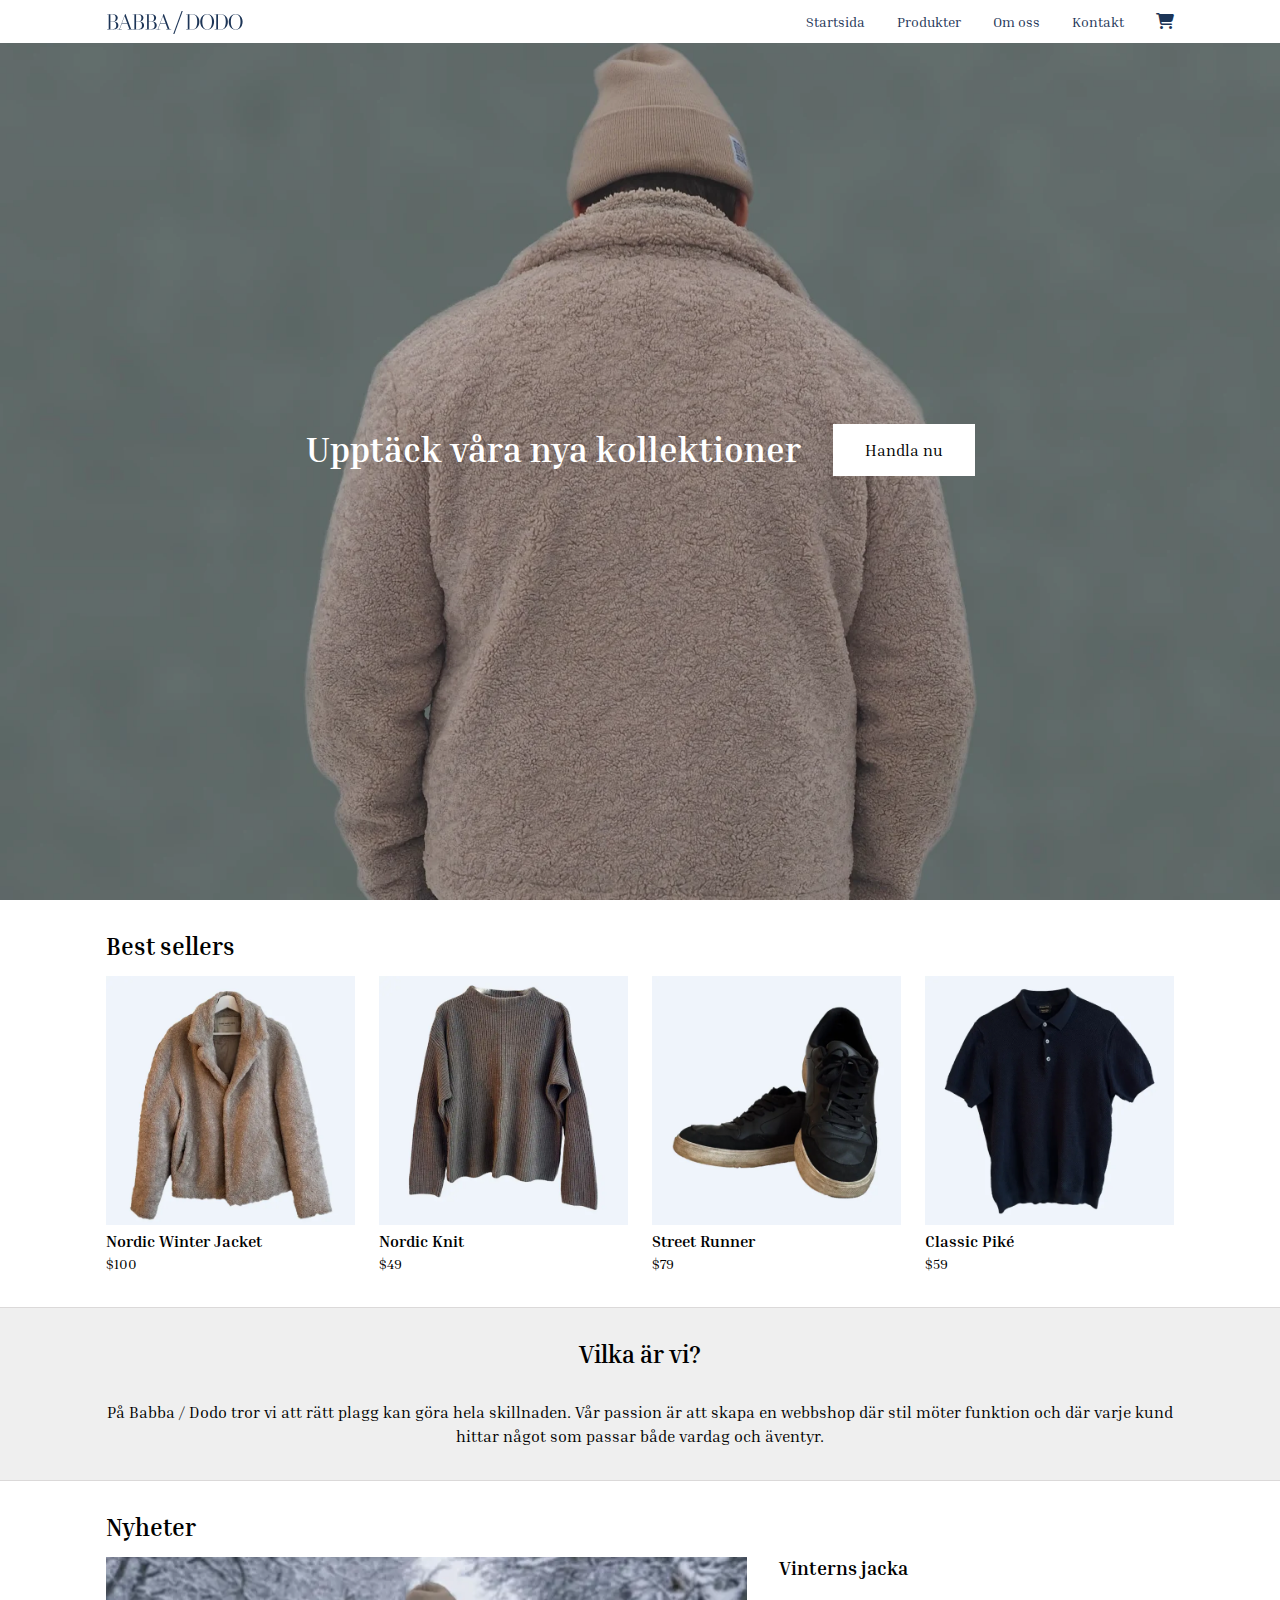
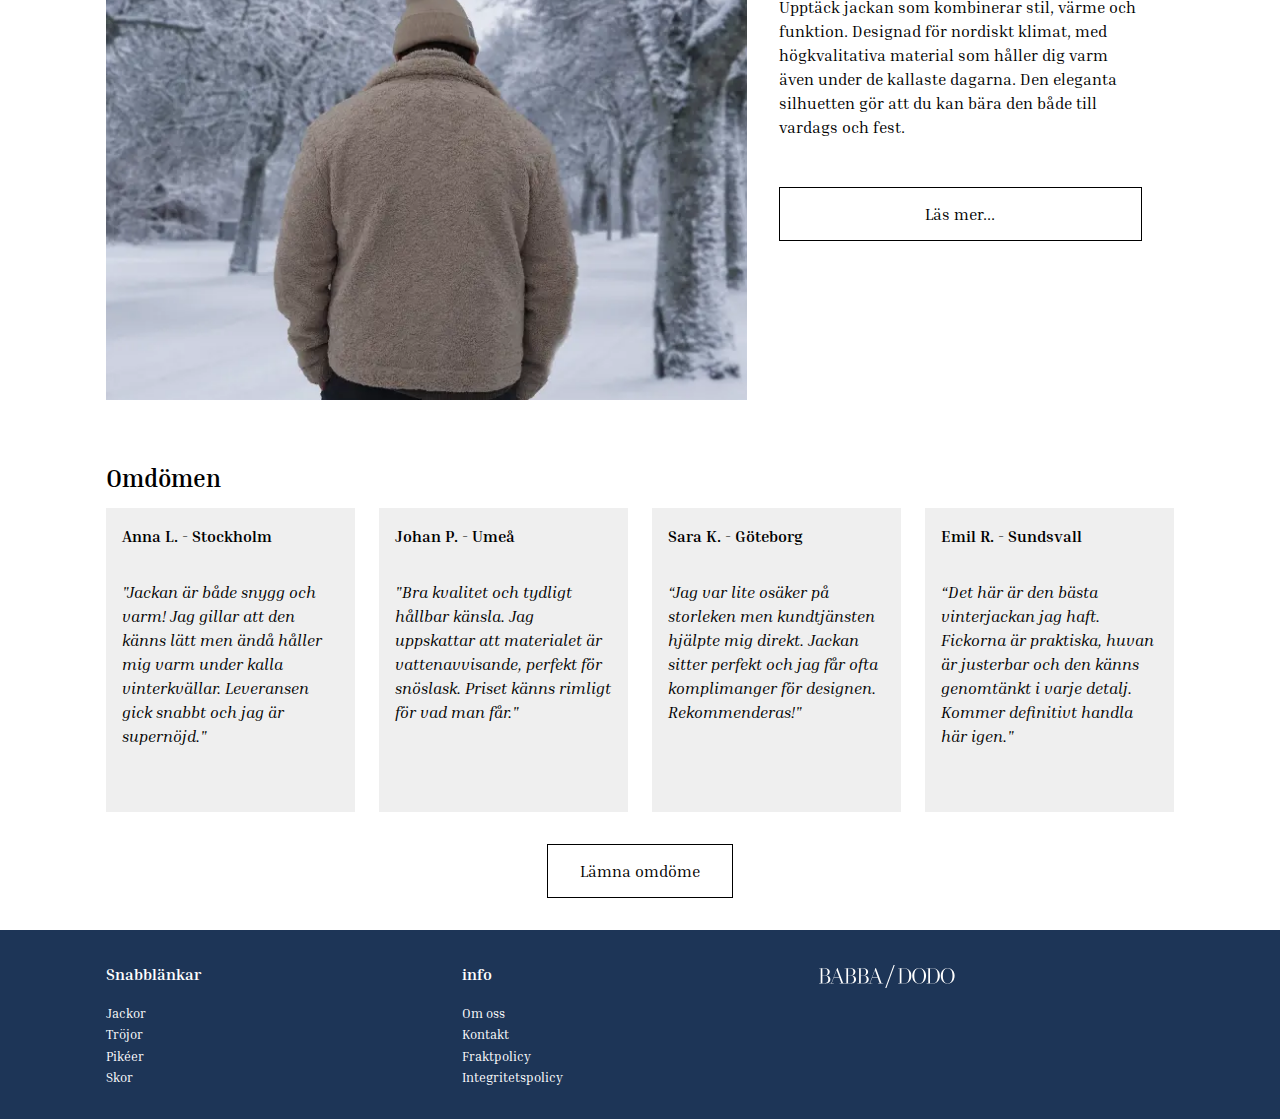
<file: index.html>
<!DOCTYPE html>
<html lang="sv">
<head>
    <meta charset="UTF-8">
    <meta name="viewport" content="width=device-width, initial-scale=1.0">
    <title>Babba & dodo</title>
    <link rel="stylesheet" href="css/style.css">
    <link rel="icon" type="image/png" sizes="16x16" href="assets/icons/favicon-16x16.png">
    <link rel="icon" type="image/png" sizes="32x32" href="assets/icons/favicon-32x32.png">
    <link rel="preconnect" href="https://fonts.googleapis.com">
    <link rel="preconnect" href="https://fonts.gstatic.com" crossorigin>
    <link href="https://fonts.googleapis.com/css2?family=Inria+Serif:ital,wght@0,300;0,400;0,700;1,300;1,400;1,700&display=swap" rel="stylesheet">
    <link rel="stylesheet" href="https://cdnjs.cloudflare.com/ajax/libs/font-awesome/6.5.0/css/all.min.css">
    <script src="js/main.js" defer></script>
</head>
<body>
    <header class="site-header">
        <div class="container">
            <a href="index.html">
                <img class="header-logo" src="assets/icons/logotype.svg" alt="Babba & dodo logotype">
            </a>

            <div class="nav-actions">
                <nav class="main-nav">
                    <ul>
                        <li>
                            <a href="index.html">Startsida</a>
                        </li>
                        <li>
                            <a href="products.html">Produkter</a>
                        </li>
                        <li>
                            <a href="about.html">Om oss</a>
                        </li>
                        <li>
                            <a href="contact.html">Kontakt</a>
                        </li>
                    </ul>
                </nav>

                <a href="cart.html" aria-label="Varukorg">
                    <i class="fa-solid fa-cart-shopping" ></i>
                </a>
                <button class="hamburger" aria-label="Öppna meny" aria-expanded="false">
                    <i class="fa-solid fa-bars"></i>
                </button>
            </div>
        </div>
    </header>
    <nav class="mobile-menu">
        <div class="meny-wrap">
            <p class="text-subhdg">Meny</p>
            <button class="close-menu" aria-label="Stäng meny">
                <i class="fa-solid fa-xmark"></i>
            </button>
            
        </div>
        
        <ul>
            <li><a href="index.html">Startsida</a></li>
            <li><a href="products.html">Produkter</a></li>
            <li><a href="about.html">Om oss</a></li>
            <li><a href="contact.html">Kontakt</a></li>
        </ul>
    </nav>

    <main>
        <section class="banner">
            <div class="container">
                <h1 class="text-hdg banner-header">Upptäck våra nya kollektioner</h1>
                <a href="products.html" class="btn btn-secondary">Handla nu</a>
            </div>
        </section>
        <section class="best-sellers">
            <div class="container">
                <h2 class="sub-hdg">
                    Best sellers
                </h2>
                <div class="grid">
                    <a href="product-1.html">
                        <div class="product-card">
                            <picture>
                                <source srcset="assets/products/1/p01-thumbnail-01.webp" type="image/webp">
                                <img src="assets/products/1/p01-thumbnail-01.jpg" alt="Vinterjacka i ljuspälstyg" loading="lazy">
                            </picture>
                            <h3 class="text-md">Nordic Winter Jacket</h3>
                            <p class="text-sm">$100</p>
                        </div>
                    </a>
                    <a href="product-2.html">
                        <div class="product-card">
                            <picture>
                                <source srcset="assets/products/2/p02-thumbnail-01.webp" type="image/webp">
                                <img src="assets/products/2/p02-thumbnail-01.jpg" alt="Mörkgrå tröja med grovt stickat mönster" loading="lazy">
                            </picture>
                            <h3 class="text-md">Nordic Knit</h3>
                            <p class="text-sm">$49</p>
                        </div>
                    </a>
                    <a href="product-4.html">
                        <div class="product-card">
                            <picture>
                                <source srcset="assets/products/4/p04-thumbnail-01.webp" type="image/webp">
                                <img src="assets/products/4/p04-thumbnail-01.jpg" alt="Svarta sneakers i läder och vit sula" loading="lazy">
                            </picture>
                            <h3 class="text-md">Street Runner</h3>
                            <p class="text-sm">$79</p>
                        </div>
                    </a>
                    <a href="product-5.html">
                        <div class="product-card">
                            <picture>
                                <source srcset="assets/products/5/p05-thumbnail-01.webp">
                                <img src="assets/products/5/p5-thumbnail-01.jpg" alt="Mörkblå stickad piké" loading="lazy">
                            </picture>
                            <h3 class="text-md">Classic Piké</h3>
                            <p class="text-sm">$59</p>
                        </div>
                    </a>
                    
                </div>
            </div>
        </section>
        <section class="site-intro">
            <div class="container">
                <h2 class="sub-hdg">Vilka är vi?</h2>
                <p class="text-md">
                   På Babba / Dodo tror vi att rätt plagg kan göra hela skillnaden. Vår passion är att skapa en webbshop där stil möter funktion och där varje kund hittar något som passar både vardag och äventyr.
                </p>
            </div>
        </section>

        <section class="news">
            <div class="container">
                <h2 class="sub-hdg">Nyheter</h2>
                <div class="news-box">
                    <picture>
                        <source srcset="assets/products/product-show.webp" type="image/webp">
                        <img src="assets/products/product-show.jpg" alt="person i vit pälsjacka ute i en park med snö" loading="lazy">
                    </picture>
                    <div class="news-text">
                        <h3 class="sub-hdg">Vinterns jacka</h3>
                        <p class="text-md">Upptäck jackan som kombinerar stil, värme och funktion. 
                            Designad för nordiskt klimat, med högkvalitativa material som håller dig 
                            varm även under de kallaste dagarna. Den eleganta silhuetten gör att du 
                            kan bära den både till vardags och fest.
                        </p>
                        <button class="btn btn-secondary">Läs mer...</button>
                    </div>
                </div> 
            </div>
        </section>
        
        <section class="reviews">
            <div class="container">
                <h2 class="subhdg">Omdömen</h2>
                <div class="grid">
                    <div class="review-card">
                        <h3 class="text-md">Anna L. - Stockholm</h3>
                        <p class="text-md">"Jackan är både snygg och varm! Jag gillar att den känns lätt men ändå håller mig varm under kalla vinterkvällar. Leveransen gick snabbt och jag är supernöjd."</p>
                    </div>
                    <div class="review-card">
                        <h3 class="text-md">Johan P. - Umeå</h3>
                        <p class="text-md">"Bra kvalitet och tydligt hållbar känsla. Jag uppskattar att materialet är vattenavvisande, perfekt för snöslask. Priset känns rimligt för vad man får."</p>
                    </div>
                    <div class="review-card">
                        <h3 class="text-md">Sara K. - Göteborg</h3>
                        <p class="text-md">“Jag var lite osäker på storleken men kundtjänsten hjälpte mig direkt. Jackan sitter perfekt och jag får ofta komplimanger för designen. Rekommenderas!"</p>
                    </div>
                    <div class="review-card">
                        <h3 class="text-md">Emil R. - Sundsvall</h3>
                        <p class="text-md">“Det här är den bästa vinterjackan jag haft. Fickorna är praktiska, huvan är justerbar och den känns genomtänkt i varje detalj. Kommer definitivt handla här igen."</p>
                    </div>
                </div>
                <div class="btn-wrapper">
                    <button class="btn btn-secondary btn-review" id="btn-review">Lämna omdöme</button>
                </div>
                
            </div>
        </section>
    </main>
    <footer class="site-footer">
        <div class="container">
            <div class="footer-grid">
                <div class="footer-col">
                    <h3 class="text-md">Snabblänkar</h3>
                    <ul>
                        <li><a href="products.html#short-cut-jackets">Jackor</a></li>
                        <li><a href="products.html#short-cut-longshirts">Tröjor</a></li>
                        <li><a href="products.html#short-cut-shirts">Pikéer</a></li>
                        <li><a href="products.html#short-cut-shoes">Skor</a></li>
                    </ul>
                </div>

                <div class="footer-col">
                    <h3 class="text-md">info</h3>
                    <ul>
                        <li><a href="about.html">Om oss</a></li>
                        <li><a href="contact.html">Kontakt</a></li>
                        <li><a href="policy.html">Fraktpolicy</a></li>
                        <li><a href="policy.html">Integritetspolicy</a></li>
                    </ul>
                </div>
                <div class="footer-col">
                    <img class="footer-logo" src="assets/icons/logotype-white.svg" alt="Babba & dodo logotype">
                </div>
            </div>
        </div>

    </footer>
    
</body>
</html>
</file>
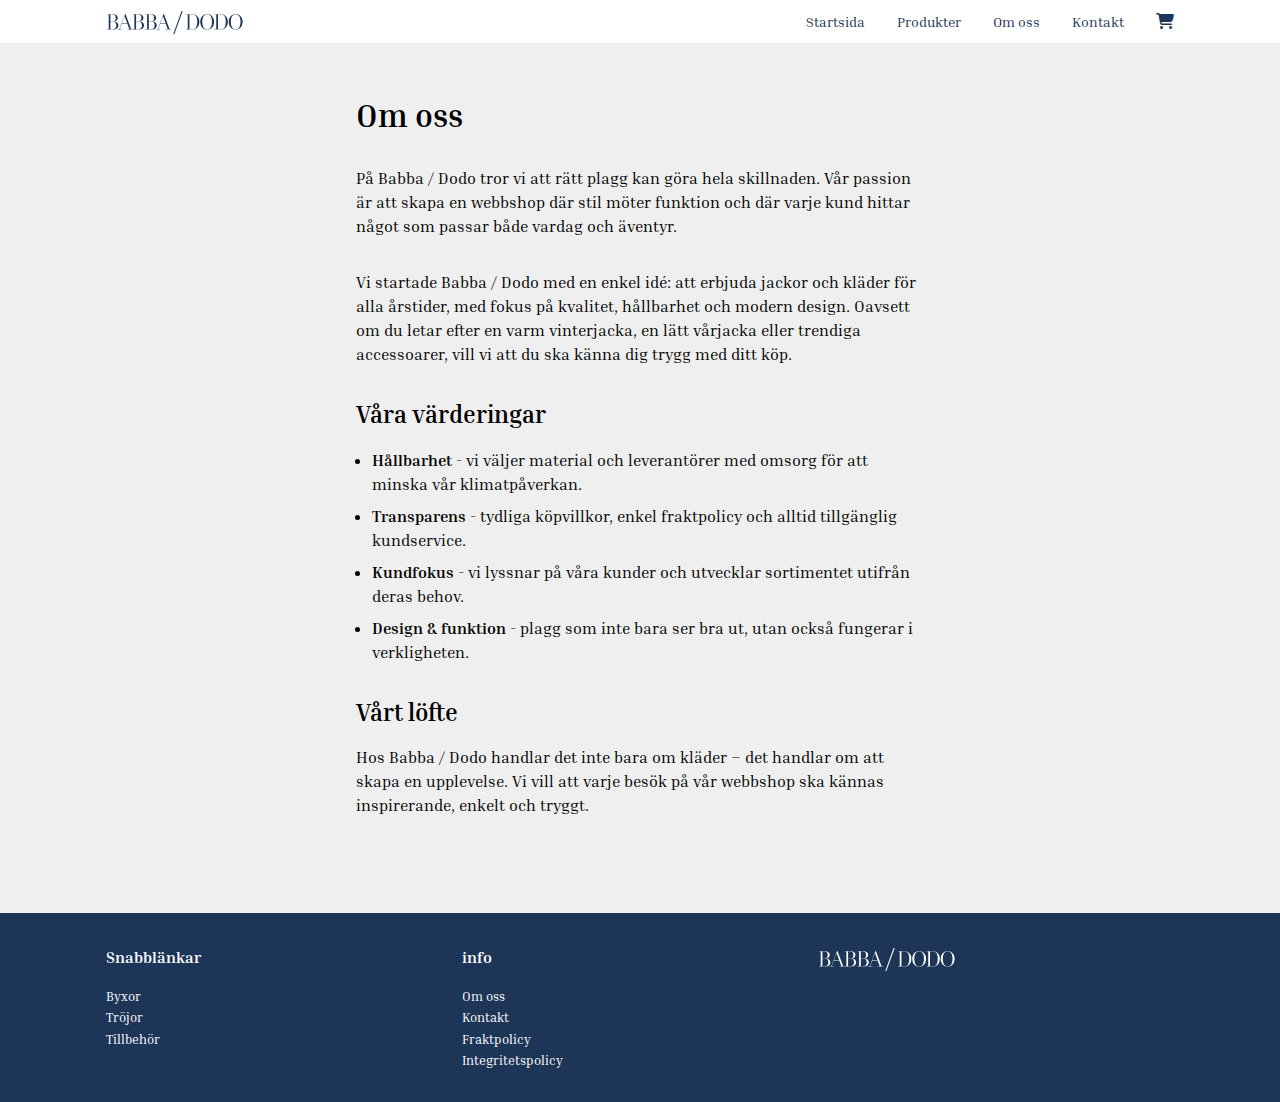
<file: about.html>
<!DOCTYPE html>
<html lang="sv">
<head>
    <meta charset="UTF-8">
    <meta name="viewport" content="width=device-width, initial-scale=1.0">
    <title>Babba & dodo</title>
    <link rel="stylesheet" href="css/style.css">
    <link rel="icon" type="image/png" sizes="16x16" href="assets/icons/favicon-16x16.png">
    <link rel="icon" type="image/png" sizes="32x32" href="assets/icons/favicon-32x32.png">
    <link rel="preconnect" href="https://fonts.googleapis.com">
    <link rel="preconnect" href="https://fonts.gstatic.com" crossorigin>
    <link href="https://fonts.googleapis.com/css2?family=Inria+Serif:ital,wght@0,300;0,400;0,700;1,300;1,400;1,700&display=swap" rel="stylesheet">
    <link rel="stylesheet" href="https://cdnjs.cloudflare.com/ajax/libs/font-awesome/6.5.0/css/all.min.css">
</head>
<body>
    <header class="site-header">
        <div class="container">
            <a href="index.html">
                <img class="header-logo" src="assets/icons/logotype.svg" alt="Babba & dodo logotype">
            </a>

            <div class="nav-actions">
                <nav class="main-nav">
                    <ul>
                        <li>
                            <a href="index.html">Startsida</a>
                        </li>
                        <li>
                            <a href="products.html">Produkter</a>
                        </li>
                        <li>
                            <a href="about.html">Om oss</a>
                        </li>
                        <li>
                            <a href="contact.html">Kontakt</a>
                        </li>
                    </ul>
                </nav>

                <a href="cart.html" aria-label="Varukorg">
                    <i class="fa-solid fa-cart-shopping" ></i>
                </a>
                <button class="hamburger" aria-label="Öppna meny" aria-expanded="false">
                    <i class="fa-solid fa-bars"></i>
                </button>
            </div>
        </div>
    </header>
    <main>
        <section class="text-page">
            <div class="container-txt">
                <h1 class="hdg">Om oss</h1>
                <p class="text-md">
                    På Babba / Dodo tror vi att rätt plagg kan göra hela skillnaden. 
                    Vår passion är att skapa en webbshop där stil möter funktion och där varje 
                    kund hittar något som passar både vardag och äventyr.
                </p>
                <p class="text-md">
                    Vi startade Babba / Dodo med en enkel idé: att erbjuda jackor och kläder för 
                    alla årstider, med fokus på kvalitet, hållbarhet och modern design. Oavsett 
                    om du letar efter en varm vinterjacka, en lätt vårjacka eller trendiga accessoarer, 
                    vill vi att du ska känna dig trygg med ditt köp.
                </p>

                <h2 class="text-subhdg">Våra värderingar</h2>
                <div class="list-box">
                   <ul>
                        <li><strong>Hållbarhet</strong> - vi väljer material och leverantörer med omsorg för att minska vår klimatpåverkan.</li>
                        <li><strong>Transparens</strong> - tydliga köpvillkor, enkel fraktpolicy och alltid tillgänglig kundservice.</li>
                        <li><strong>Kundfokus</strong> - vi lyssnar på våra kunder och utvecklar sortimentet utifrån deras behov.</li>
                        <li><strong>Design & funktion</strong> - plagg som inte bara ser bra ut, utan också fungerar i verkligheten.</li>
                    </ul> 
                </div>
                
                <h2 class="text-subhdg">Vårt löfte</h2>
                <p class="text-md">
                    Hos Babba / Dodo handlar det inte bara om kläder – det handlar om att skapa en upplevelse. Vi vill att varje besök på vår webbshop ska kännas inspirerande, enkelt och tryggt.
                </p>
            </div>
        </section>
    </main>
    <footer class="site-footer">
        <div class="container">
            <div class="footer-grid">
                <div class="footer-col">
                    <h3 class="text-md">Snabblänkar</h3>
                    <ul>
                        <li><a href="products.html">Byxor</a></li>
                        <li><a href="products.html">Tröjor</a></li>
                        <li><a href="products.html">Tillbehör</a></li>
                    </ul>
                </div>

                <div class="footer-col">
                    <h3 class="text-md">info</h3>
                    <ul>
                        <li><a href="about.html">Om oss</a></li>
                        <li><a href="contact.html">Kontakt</a></li>
                        <li><a href="policy.html">Fraktpolicy</a></li>
                        <li><a href="policy.html">Integritetspolicy</a></li>
                    </ul>
                </div>
                <div class="footer-col">
                    <img class="footer-logo" src="assets/icons/logotype-white.svg" alt="Babba & dodo logotype">
                </div>
            </div>
        </div>

    </footer>
    
</body>
</html>
</file>
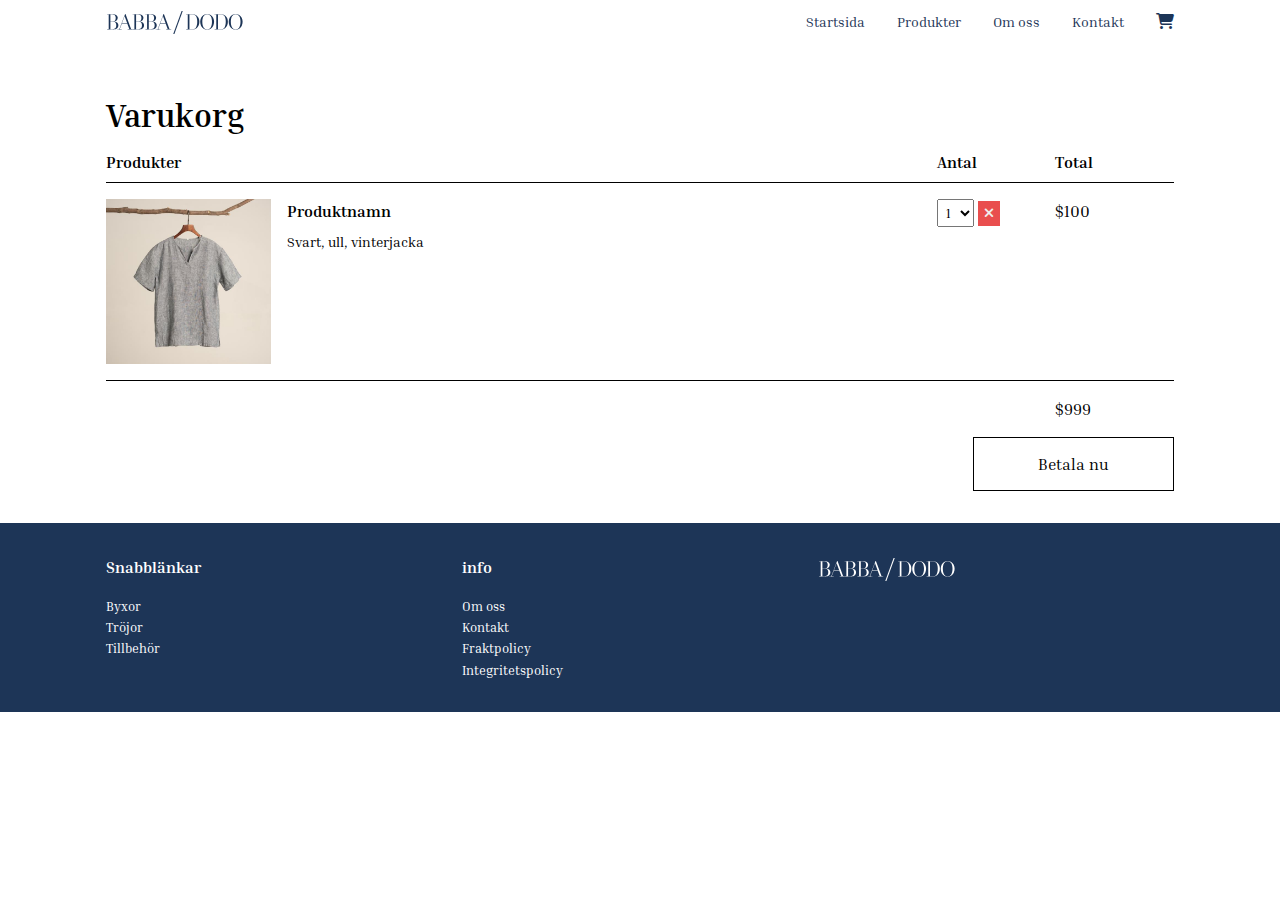
<file: cart.html>
<!DOCTYPE html>
<html lang="sv">
<head>
    <meta charset="UTF-8">
    <meta name="viewport" content="width=device-width, initial-scale=1.0">
    <title>Babba & dodo</title>
    <link rel="stylesheet" href="css/style.css">
    <link rel="icon" type="image/png" sizes="16x16" href="assets/icons/favicon-16x16.png">
    <link rel="icon" type="image/png" sizes="32x32" href="assets/icons/favicon-32x32.png">
    <link rel="preconnect" href="https://fonts.googleapis.com">
    <link rel="preconnect" href="https://fonts.gstatic.com" crossorigin>
    <link href="https://fonts.googleapis.com/css2?family=Inria+Serif:ital,wght@0,300;0,400;0,700;1,300;1,400;1,700&display=swap" rel="stylesheet">
    <link rel="stylesheet" href="https://cdnjs.cloudflare.com/ajax/libs/font-awesome/6.5.0/css/all.min.css">
</head>
<body>
    <header class="site-header">
        <div class="container">
            <a href="index.html">
                <img class="header-logo" src="assets/icons/logotype.svg" alt="Babba & dodo logotype">
            </a>

            <div class="nav-actions">
                <nav class="main-nav">
                    <ul>
                        <li>
                            <a href="index.html">Startsida</a>
                        </li>
                        <li>
                            <a href="products.html">Produkter</a>
                        </li>
                        <li>
                            <a href="about.html">Om oss</a>
                        </li>
                        <li>
                            <a href="contact.html">Kontakt</a>
                        </li>
                    </ul>
                </nav>

                <a href="cart.html" aria-label="Varukorg">
                    <i class="fa-solid fa-cart-shopping" ></i>
                </a>
                <button class="hamburger" aria-label="Öppna meny" aria-expanded="false">
                    <i class="fa-solid fa-bars"></i>
                </button>
            </div>
        </div>
    </header>
    <main>
        <section class="shopping-cart">
            <div class="container">
                <h1 class="sub-hdg">Varukorg</h1>
                <div class="flex-headings"> <!-- Cart - header / rubriker-->
                    <h2 class="text-md">Produkter</h2>
                    <h2 class="text-md">Antal</h2>
                    <h2 class="text-md">Total</h2>
                </div>
                <div class="cart-items"> <!-- Cart - main produkter-->
                    <div class="product-box">
                        <img src="assets/products/product-example.jpg" alt="example">
                        <div class="wrapper">
                            <h2 class="text-md">Produktnamn</h2>
                            <p class="text-sm">Svart, ull, vinterjacka</p>
                        </div>
                    </div>
                    <div class="amount-box">
                        <select name="product-amount" id="product-amount">
                            <option value="1">1</option>
                            <option value="2">2</option>
                            <option value="3">3</option>
                            <option value="4">4</option>
                            <option value="5">5</option>
                        </select>
                        <button id="delete-items"><i class="fa-solid fa-xmark"></i></button>
                    </div>
                    <div class="price-box">
                        <p class="text-md">
                            $100
                        </p>
                    </div>
                </div>

                <div class="flex-payment"> <!-- Cart - footer betalningsdel-->
                    <p class="empty"></p>
                    <p class="empty"></p>
                    <p class="text-md">$999</p>
                </div>
                <div class="button-wrapper">
                    <button class="btn btn-secondary">
                        Betala nu
                    </button>
                </div>
                
            </div>
        </section>
    </main>
    <footer class="site-footer">
        <div class="container">
            <div class="footer-grid">
                <div class="footer-col">
                    <h3 class="text-md">Snabblänkar</h3>
                    <ul>
                        <li><a href="products.html">Byxor</a></li>
                        <li><a href="products.html">Tröjor</a></li>
                        <li><a href="products.html">Tillbehör</a></li>
                    </ul>
                </div>

                <div class="footer-col">
                    <h3 class="text-md">info</h3>
                    <ul>
                        <li><a href="about.html">Om oss</a></li>
                        <li><a href="contact.html">Kontakt</a></li>
                        <li><a href="policy.html">Fraktpolicy</a></li>
                        <li><a href="policy.html">Integritetspolicy</a></li>
                    </ul>
                </div>
                <div class="footer-col">
                    <img class="footer-logo" src="assets/icons/logotype-white.svg" alt="Babba & dodo logotype">
                </div>
            </div>
        </div>

    </footer>
    
</body>
</html>
</file>
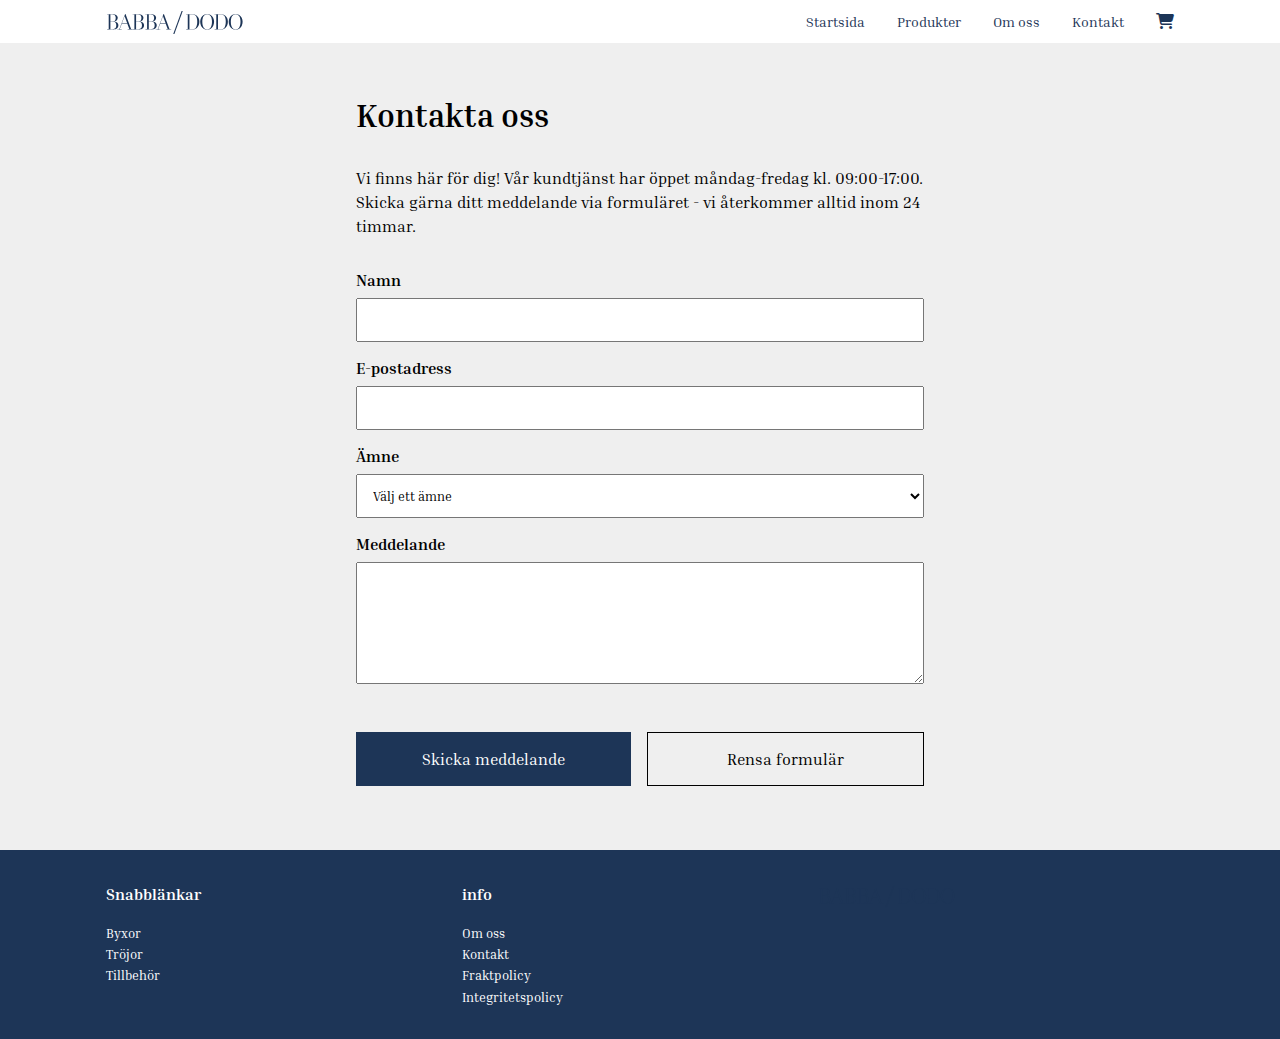
<file: contact.html>
<!DOCTYPE html>
<html lang="sv">
<head>
    <meta charset="UTF-8">
    <meta name="viewport" content="width=device-width, initial-scale=1.0">
    <title>Babba & dodo</title>
    <link rel="stylesheet" href="css/style.css">
    <link rel="icon" type="image/png" sizes="16x16" href="assets/icons/favicon-16x16.png">
    <link rel="icon" type="image/png" sizes="32x32" href="assets/icons/favicon-32x32.png">
    <link rel="preconnect" href="https://fonts.googleapis.com">
    <link rel="preconnect" href="https://fonts.gstatic.com" crossorigin>
    <link href="https://fonts.googleapis.com/css2?family=Inria+Serif:ital,wght@0,300;0,400;0,700;1,300;1,400;1,700&display=swap" rel="stylesheet">
    <link rel="stylesheet" href="https://cdnjs.cloudflare.com/ajax/libs/font-awesome/6.5.0/css/all.min.css">
</head>
<body>
    <header class="site-header">
        <div class="container">
            <a href="index.html">
                <img class="header-logo" src="assets/icons/logotype.svg" alt="Babba & dodo logotype">
            </a>

            <div class="nav-actions">
                <nav class="main-nav">
                <ul>
                    <li>
                        <a href="index.html">Startsida</a>
                    </li>
                    <li>
                        <a href="products.html">Produkter</a>
                    </li>
                    <li>
                        <a href="about.html">Om oss</a>
                    </li>
                    <li>
                        <a href="contact.html">Kontakt</a>
                    </li>
                </ul>
            </nav>

            <a href="cart.html" aria-label="Varukorg">
                <i class="fa-solid fa-cart-shopping" ></i>
            </a>
            </div>
            
        </div>
    </header>
    <main>
        <section class="text-page">
            <div class="container-txt">
                <h1 class="hdg">Kontakta oss</h1>
                <p class="text-md">
                    Vi finns här för dig! Vår kundtjänst har öppet måndag-fredag kl. 09:00-17:00.
                
                    Skicka gärna ditt meddelande via formuläret - vi återkommer alltid inom 24 timmar.
                </p>

                <form action="#" class="contact-form">
                    <div class="form-row">
                        <label for="fullName">Namn</label>
                        <input type="text" id="fullName" name="fullname" required>
                    </div>
                    <div class="form-row">
                        <label for="email">E-postadress</label>
                        <input type="email" name="email" id="email">
                    </div>
                    <div class="form-row">
                        <label for="subject">Ämne</label>
                        <select name="subject" id="subject">
                            <option value="" disabled selected>Välj ett ämne</option>
                            <option value="subject-order">Order & köp</option>
                            <option value="subject-delivery">Leverans & frakt</option>
                            <option value="subject-product">Produktfrågor</option>
                            <option value="subject-payment">Betalning</option>
                            <option value="subject-other">Övrigt</option>
                        </select>
                    </div>
                    <div class="form-row">
                        <label for="message">Meddelande</label>
                        <textarea type="text" name="message" id="message" rows="6" required></textarea>
                    </div>

                    <div class="btn-group">
                        <button class="btn btn-primary btn-full">Skicka meddelande</button>
                        <button type="reset" class="btn btn-secondary btn-full">Rensa formulär</button>
                    </div>
                    
                </form>
            </div>
        </section>
    </main>
    <footer class="site-footer">
        <div class="container">
            <div class="footer-grid">
                <div class="footer-col">
                    <h3 class="text-md">Snabblänkar</h3>
                    <ul>
                        <li><a href="products.html">Byxor</a></li>
                        <li><a href="products.html">Tröjor</a></li>
                        <li><a href="products.html">Tillbehör</a></li>
                    </ul>
                </div>

                <div class="footer-col">
                    <h3 class="text-md">info</h3>
                    <ul>
                        <li><a href="about.html">Om oss</a></li>
                        <li><a href="contact.html">Kontakt</a></li>
                        <li><a href="policy.html">Fraktpolicy</a></li>
                        <li><a href="policy.html">Integritetspolicy</a></li>
                    </ul>
                </div>
                <div class="footer-col">
                    <img class="footer-logo" src="assets/icons/logotype.svg" alt="Babba & dodo logotype">
                </div>
            </div>
        </div>

    </footer>
    
</body>
</html>
</file>
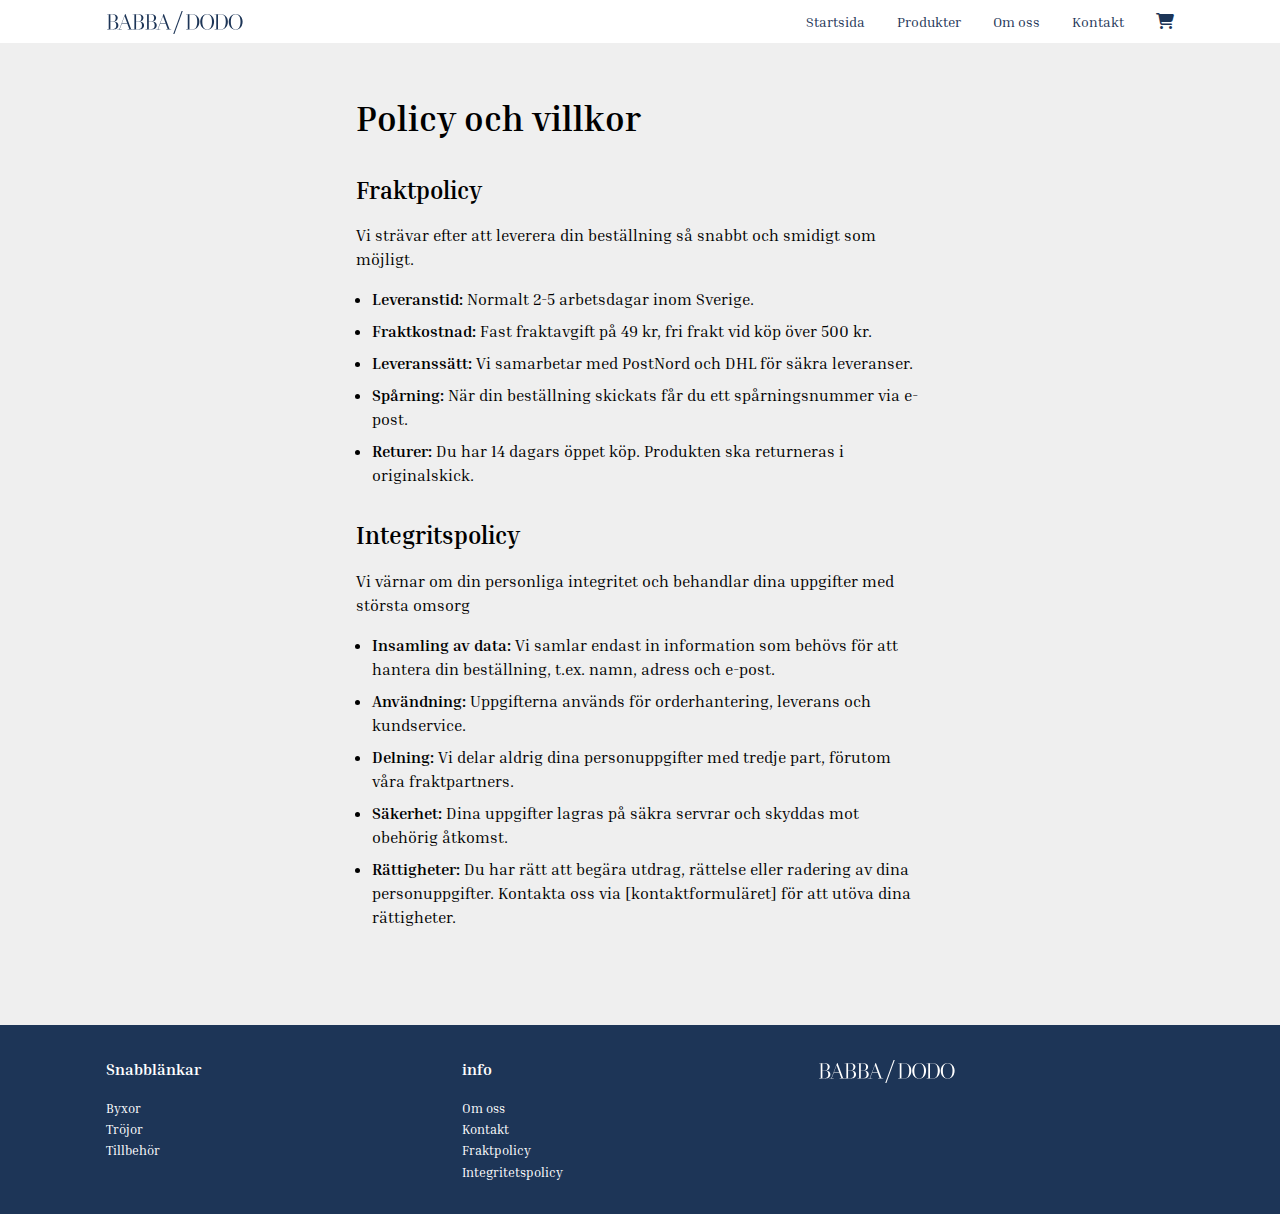
<file: policy.html>
<!DOCTYPE html>
<html lang="sv">
<head>
    <meta charset="UTF-8">
    <meta name="viewport" content="width=device-width, initial-scale=1.0">
    <title>Babba & dodo</title>
    <link rel="stylesheet" href="css/style.css">
    <link rel="icon" type="image/png" sizes="16x16" href="assets/icons/favicon-16x16.png">
    <link rel="icon" type="image/png" sizes="32x32" href="assets/icons/favicon-32x32.png">
    <link rel="preconnect" href="https://fonts.googleapis.com">
    <link rel="preconnect" href="https://fonts.gstatic.com" crossorigin>
    <link href="https://fonts.googleapis.com/css2?family=Inria+Serif:ital,wght@0,300;0,400;0,700;1,300;1,400;1,700&display=swap" rel="stylesheet">
    <link rel="stylesheet" href="https://cdnjs.cloudflare.com/ajax/libs/font-awesome/6.5.0/css/all.min.css">
</head>
<body>
    <header class="site-header">
        <div class="container">
            <a href="index.html">
                <img class="header-logo" src="assets/icons/logotype.svg" alt="Babba & dodo logotype">
            </a>

            <div class="nav-actions">
                <nav class="main-nav">
                    <ul>
                        <li>
                            <a href="index.html">Startsida</a>
                        </li>
                        <li>
                            <a href="products.html">Produkter</a>
                        </li>
                        <li>
                            <a href="about.html">Om oss</a>
                        </li>
                        <li>
                            <a href="contact.html">Kontakt</a>
                        </li>
                    </ul>
                </nav>

                <a href="cart.html" aria-label="Varukorg">
                    <i class="fa-solid fa-cart-shopping" ></i>
                </a>
                <button class="hamburger" aria-label="Öppna meny" aria-expanded="false">
                    <i class="fa-solid fa-bars"></i>
                </button>
            </div>
        </div>
    </header>
    <main>
        <section class="text-page">
            <div class="container-txt">
            
                <h1 class="text-hdg">
                    Policy och villkor
                </h1>
                <h2 class="text-subhdg">Fraktpolicy</h2>
                <p class="text-md p-label">Vi strävar efter att leverera din beställning så snabbt och smidigt som möjligt.</p>
                <div class="list-box">
                    <ul>
                        <li><strong>Leveranstid:</strong> Normalt 2-5 arbetsdagar inom Sverige.</li>
                        <li><strong>Fraktkostnad:</strong> Fast fraktavgift på 49 kr, fri frakt vid köp över 500 kr.</li>
                        <li><strong>Leveranssätt:</strong> Vi samarbetar med PostNord och DHL för säkra leveranser.</li>
                        <li><strong>Spårning:</strong> När din beställning skickats får du ett spårningsnummer via e-post.</li>
                        <li><strong>Returer:</strong> Du har 14 dagars öppet köp. Produkten ska returneras i originalskick.</li>
                    </ul>
                </div>

                <h2 class="text-subhdg">Integritspolicy</h2>
                <p class="text-md p-label">Vi värnar om din personliga integritet och behandlar dina uppgifter med största omsorg</p>
                <div class="list-box">
                    <ul>
                        <li><strong>Insamling av data:</strong> Vi samlar endast in information som behövs för att hantera din beställning, t.ex. namn, adress och e-post.</li>
                        <li><strong>Användning:</strong> Uppgifterna används för orderhantering, leverans och kundservice.</li>
                        <li><strong>Delning:</strong> Vi delar aldrig dina personuppgifter med tredje part, förutom våra fraktpartners.</li>
                        <li><strong>Säkerhet:</strong> Dina uppgifter lagras på säkra servrar och skyddas mot obehörig åtkomst.</li>
                        <li><strong>Rättigheter:</strong> Du har rätt att begära utdrag, rättelse eller radering av dina personuppgifter. 
                            Kontakta oss via [kontaktformuläret] för att utöva dina rättigheter.</li>
                    </ul>
                </div>
            </div>
        </section>
        
        
    </main>
    <footer class="site-footer">
        <div class="container">
            <div class="footer-grid">
                <div class="footer-col">
                    <h3 class="text-md">Snabblänkar</h3>
                    <ul>
                        <li><a href="products.html">Byxor</a></li>
                        <li><a href="products.html">Tröjor</a></li>
                        <li><a href="products.html">Tillbehör</a></li>
                    </ul>
                </div>

                <div class="footer-col">
                    <h3 class="text-md">info</h3>
                    <ul>
                        <li><a href="about.html">Om oss</a></li>
                        <li><a href="contact.html">Kontakt</a></li>
                        <li><a href="policy.html">Fraktpolicy</a></li>
                        <li><a href="policy.html">Integritetspolicy</a></li>
                    </ul>
                </div>
                <div class="footer-col">
                    <img class="footer-logo" src="assets/icons/logotype-white.svg" alt="Babba & dodo logotype">
                </div>
            </div>
        </div>

    </footer>
    
</body>
</html>
</file>
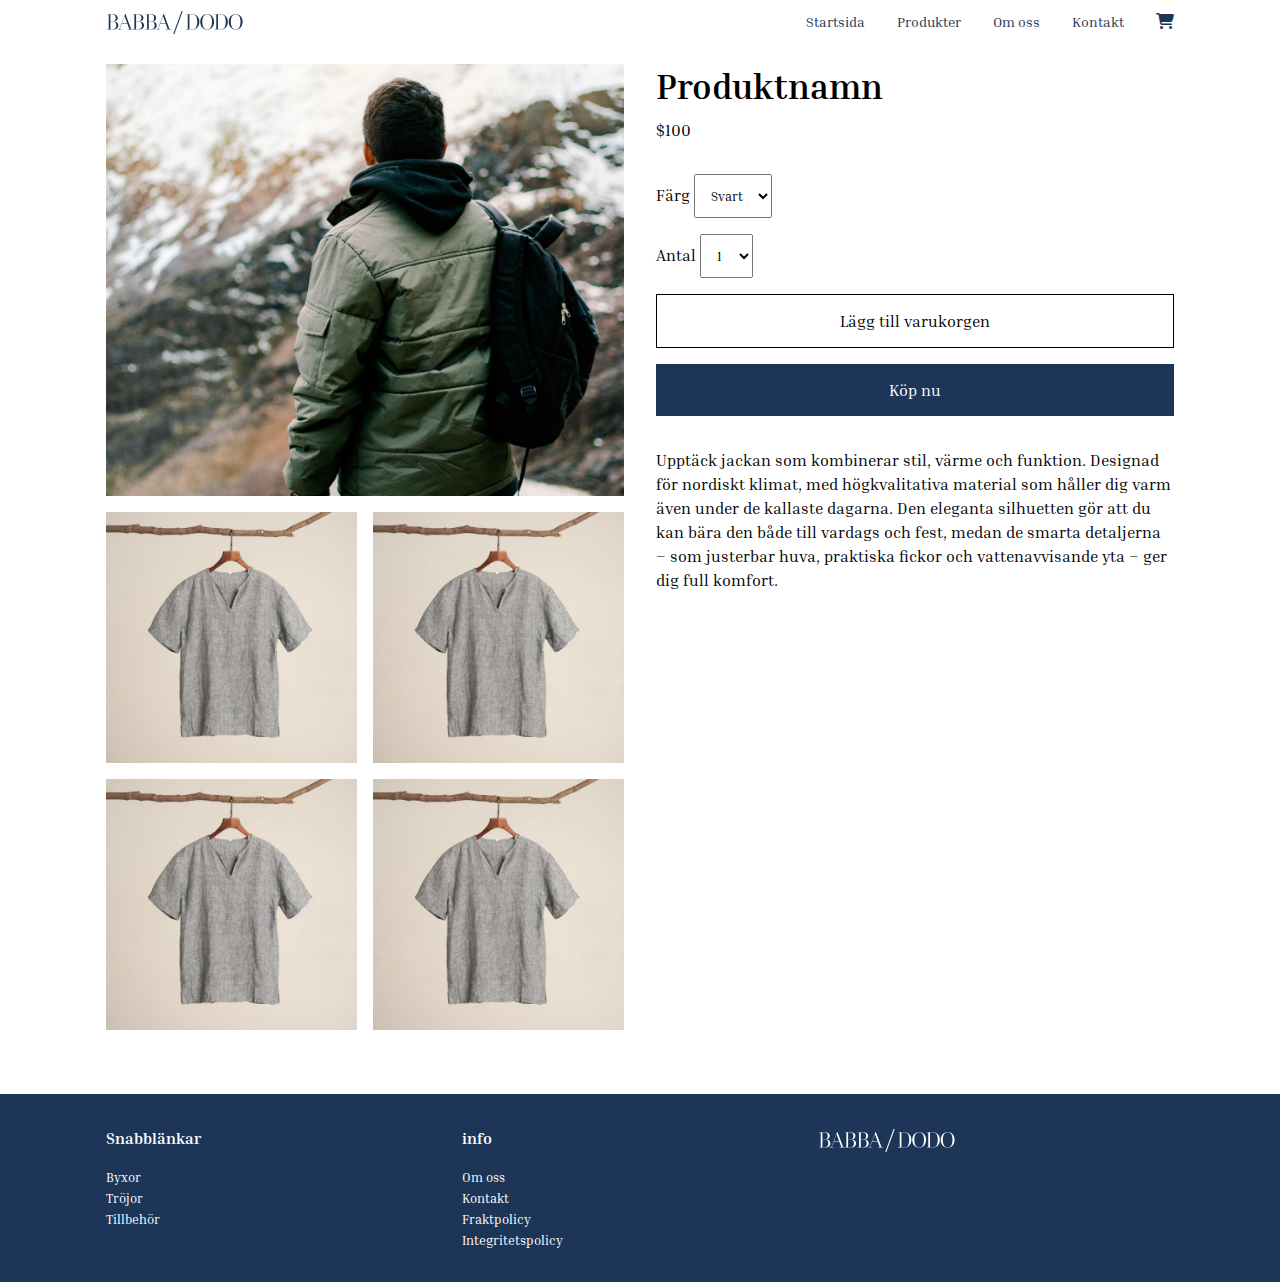
<file: product-1.html>
<!DOCTYPE html>
<html lang="sv">
<head>
    <meta charset="UTF-8">
    <meta name="viewport" content="width=device-width, initial-scale=1.0">
    <title>Babba & dodo</title>
    <link rel="stylesheet" href="css/style.css">
    <link rel="icon" type="image/png" sizes="16x16" href="assets/icons/favicon-16x16.png">
    <link rel="icon" type="image/png" sizes="32x32" href="assets/icons/favicon-32x32.png">
    <link rel="preconnect" href="https://fonts.googleapis.com">
    <link rel="preconnect" href="https://fonts.gstatic.com" crossorigin>
    <link href="https://fonts.googleapis.com/css2?family=Inria+Serif:ital,wght@0,300;0,400;0,700;1,300;1,400;1,700&display=swap" rel="stylesheet">
    <link rel="stylesheet" href="https://cdnjs.cloudflare.com/ajax/libs/font-awesome/6.5.0/css/all.min.css">
    <script src="js/main.js" defer></script>
</head>
<body>
    <header class="site-header">
        <div class="container">
            <a href="index.html">
                <img class="header-logo" src="assets/icons/logotype.svg" alt="Babba & dodo logotype">
            </a>

            <div class="nav-actions">
                <nav class="main-nav">
                    <ul>
                        <li>
                            <a href="index.html">Startsida</a>
                        </li>
                        <li>
                            <a href="products.html">Produkter</a>
                        </li>
                        <li>
                            <a href="about.html">Om oss</a>
                        </li>
                        <li>
                            <a href="contact.html">Kontakt</a>
                        </li>
                    </ul>
                </nav>

                <a href="cart.html" aria-label="Varukorg">
                    <i class="fa-solid fa-cart-shopping" ></i>
                </a>
                <button class="hamburger" aria-label="Öppna meny" aria-expanded="false">
                    <i class="fa-solid fa-bars"></i>
                </button>
            </div>
        </div>
    </header>
    <nav class="mobile-menu">
        <div class="meny-wrap">
            <p class="text-subhdg">Meny</p>
            <button class="close-menu" aria-label="Stäng meny">
                <i class="fa-solid fa-xmark"></i>
            </button>
            
        </div>
        
        <ul>
            <li><a href="index.html">Startsida</a></li>
            <li><a href="products.html">Produkter</a></li>
            <li><a href="about.html">Om oss</a></li>
            <li><a href="contact.html">Kontakt</a></li>
        </ul>
    </nav>
    <main>
        <section class="product-page">
            <div class="container">
                <div class="product-grid">
                    <div class="product-images">
                        <img src="assets/products/product-news-example.jpg" alt="asd">
                        <div class="thumbnails-grid">
                            <img src="assets/products/product-example.jpg" alt="asd">
                            <img src="assets/products/product-example.jpg" alt="asd">
                            <img src="assets/products/product-example.jpg" alt="asd">
                            <img src="assets/products/product-example.jpg" alt="asd">
                        </div>
                    </div>

                    <div class="product-info">
                        <h1 class="text-hdg">Produktnamn</h1>
                        <p class="text-md price">$100</p>

                        <div class="form-row">
                            <label for="color">Färg</label>
                            <select name="color" id="color">
                                <option value="Svart">Svart</option>
                                <option value="Vit">Vit</option>
                            </select>
                        </div>
                        
                        <div class="form-row">
                            <label for="quantity">Antal</label>
                            <select name="quantity" id="quantity">
                                <option value="1">1</option>
                                <option value="2">2</option>
                            </select>
                        </div>
                        

                        <div class="btn-group">
                            <button class="btn btn-secondary btn-full">Lägg till varukorgen</button>
                            <button class="btn btn-primary btn-full">Köp nu</button>
                        </div>

                        <div class="description">
                            <p class="text-md">
                                Upptäck jackan som kombinerar stil, värme och funktion. Designad för nordiskt klimat, 
                                med högkvalitativa material som håller dig varm även under de kallaste dagarna. Den eleganta 
                                silhuetten gör att du kan bära den både till vardags och fest, medan de smarta detaljerna – 
                                som justerbar huva, praktiska fickor och vattenavvisande yta – ger dig full komfort.
                            </p>
                        </div>
                    </div>
                </div>

                
            </div>
        </section>
    </main>
    <footer class="site-footer">
        <div class="container">
            <div class="footer-grid">
                <div class="footer-col">
                    <h3 class="text-md">Snabblänkar</h3>
                    <ul>
                        <li><a href="products.html">Byxor</a></li>
                        <li><a href="products.html">Tröjor</a></li>
                        <li><a href="products.html">Tillbehör</a></li>
                    </ul>
                </div>

                <div class="footer-col">
                    <h3 class="text-md">info</h3>
                    <ul>
                        <li><a href="about.html">Om oss</a></li>
                        <li><a href="contact.html">Kontakt</a></li>
                        <li><a href="policy.html">Fraktpolicy</a></li>
                        <li><a href="policy.html">Integritetspolicy</a></li>
                    </ul>
                </div>
                <div class="footer-col">
                    <img class="footer-logo" src="assets/icons/logotype-white.svg" alt="Babba & dodo logotype">
                </div>
            </div>
        </div>

    </footer>
    
</body>
</html>
</file>
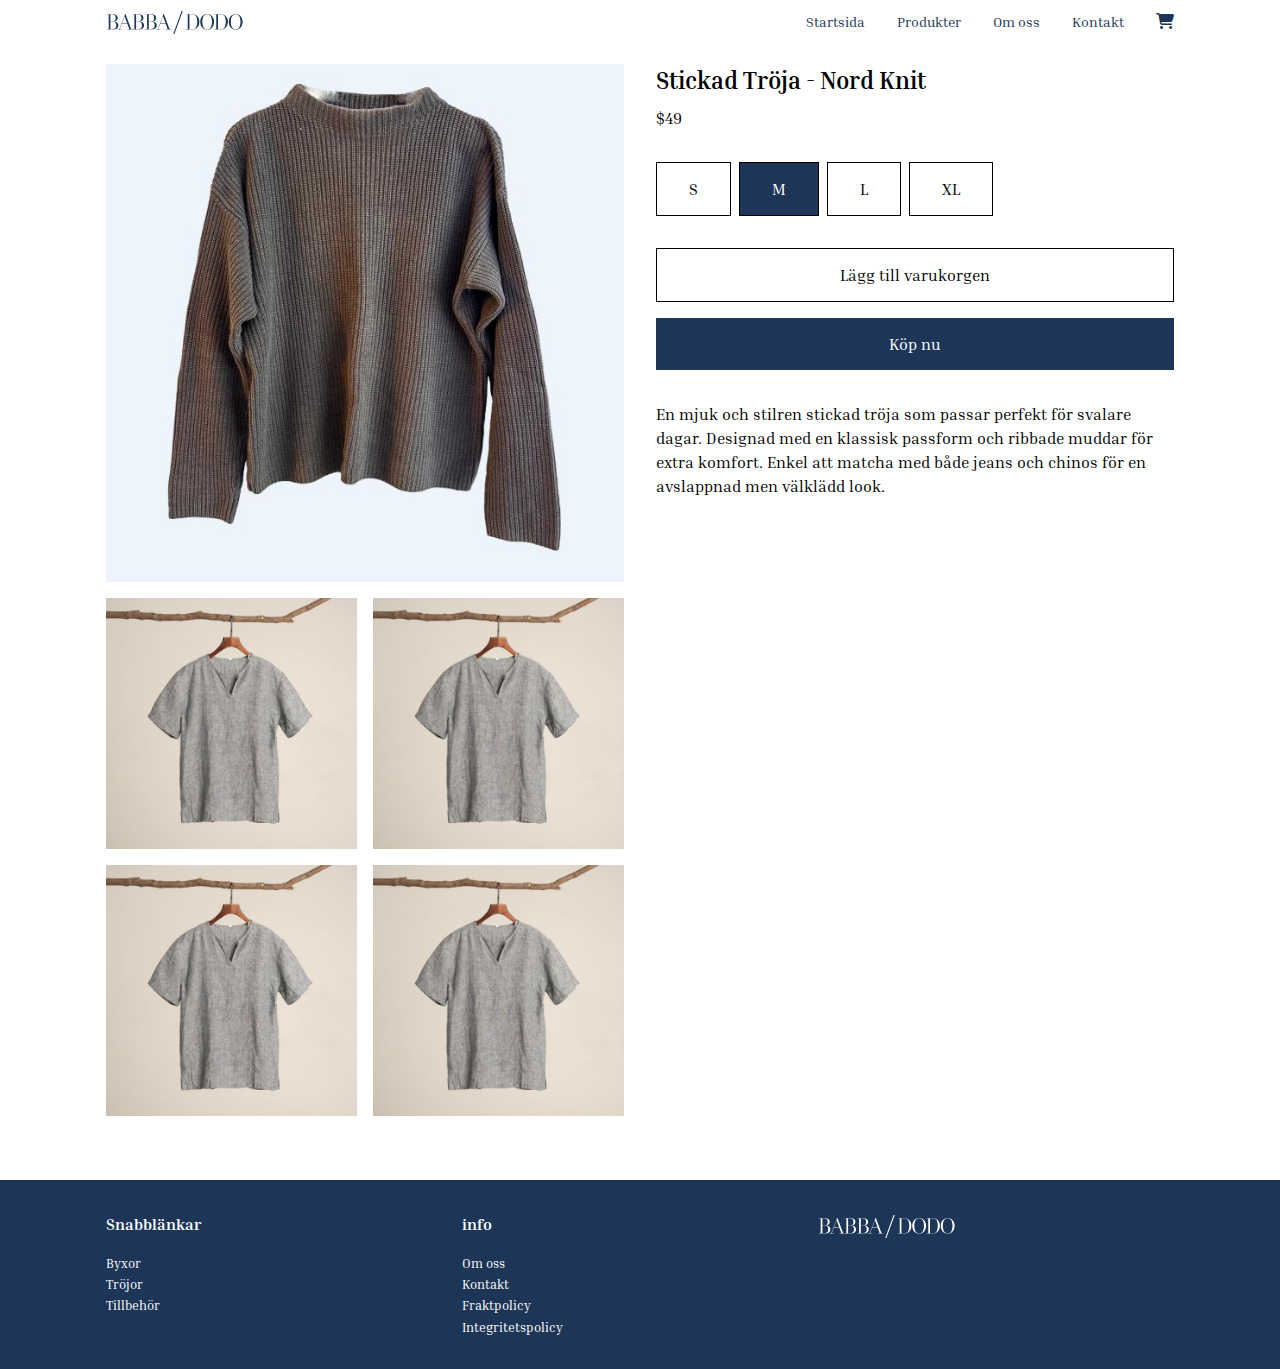
<file: product-2.html>
<!DOCTYPE html>
<html lang="sv">
<head>
    <meta charset="UTF-8">
    <meta name="viewport" content="width=device-width, initial-scale=1.0">
    <title>Babba & dodo</title>
    <link rel="stylesheet" href="css/style.css">
    <link rel="icon" type="image/png" sizes="16x16" href="assets/icons/favicon-16x16.png">
    <link rel="icon" type="image/png" sizes="32x32" href="assets/icons/favicon-32x32.png">
    <link rel="preconnect" href="https://fonts.googleapis.com">
    <link rel="preconnect" href="https://fonts.gstatic.com" crossorigin>
    <link href="https://fonts.googleapis.com/css2?family=Inria+Serif:ital,wght@0,300;0,400;0,700;1,300;1,400;1,700&display=swap" rel="stylesheet">
    <link rel="stylesheet" href="https://cdnjs.cloudflare.com/ajax/libs/font-awesome/6.5.0/css/all.min.css">
    <script src="js/main.js" defer></script>
</head>
<body>
    <header class="site-header">
        <div class="container">
            <a href="index.html">
                <img class="header-logo" src="assets/icons/logotype.svg" alt="Babba & dodo logotype">
            </a>

            <div class="nav-actions">
                <nav class="main-nav">
                    <ul>
                        <li>
                            <a href="index.html">Startsida</a>
                        </li>
                        <li>
                            <a href="products.html">Produkter</a>
                        </li>
                        <li>
                            <a href="about.html">Om oss</a>
                        </li>
                        <li>
                            <a href="contact.html">Kontakt</a>
                        </li>
                    </ul>
                </nav>

                <a href="cart.html" aria-label="Varukorg">
                    <i class="fa-solid fa-cart-shopping" ></i>
                </a>
                <button class="hamburger" aria-label="Öppna meny" aria-expanded="false">
                    <i class="fa-solid fa-bars"></i>
                </button>
            </div>
        </div>
    </header>
    <nav class="mobile-menu">
        <div class="meny-wrap">
            <p class="text-subhdg">Meny</p>
            <button class="close-menu" aria-label="Stäng meny">
                <i class="fa-solid fa-xmark"></i>
            </button>
            
        </div>
        
        <ul>
            <li><a href="index.html">Startsida</a></li>
            <li><a href="products.html">Produkter</a></li>
            <li><a href="about.html">Om oss</a></li>
            <li><a href="contact.html">Kontakt</a></li>
        </ul>
    </nav>
    <main>
        <section class="product-page">
            <div class="container">
                <div class="product-grid">
                    <div class="product-images">
                        <img src="assets/products/2/p02-thumbnail-01.jpg" alt="Mörkgrå tröja med grovt stickat mönster">
                        <div class="thumbnails-grid">
                            <img src="assets/products/product-example.jpg" alt="asd">
                            <img src="assets/products/product-example.jpg" alt="asd">
                            <img src="assets/products/product-example.jpg" alt="asd">
                            <img src="assets/products/product-example.jpg" alt="asd">
                        </div>
                    </div>

                    <div class="product-info">
                        <h1 class="text-subhdg">Stickad Tröja - Nord Knit</h1>
                        <p class="text-md price">$49</p>

                        <div class="radio-selector">
                            <label>
                                <input type="radio" name="size" value="S">
                                <span class="btn btn-secondary">S</span>
                            </label>
                            <label>
                                <input type="radio" name="size" value="M" checked>
                                <span class="btn btn-secondary">M</span>
                            </label>
                            <label>
                                <input type="radio" name="size" value="L">
                                <span class="btn btn-secondary">L</span>
                            </label>
                            <label>
                                <input type="radio" name="size" value="XL">
                                <span class="btn btn-secondary">XL</span>
                            </label>
                        </div>
                        

                        <div class="btn-group">
                            <button class="btn btn-secondary btn-full">Lägg till varukorgen</button>
                            <button class="btn btn-primary btn-full">Köp nu</button>
                        </div>

                        <div class="description">
                            <p class="text-md">
                                En mjuk och stilren stickad tröja som passar perfekt för svalare dagar. 
                                Designad med en klassisk passform och ribbade muddar för extra komfort. 
                                Enkel att matcha med både jeans och chinos för en avslappnad men välklädd look.
                            </p>
                        </div>
                    </div>
                </div>

                
            </div>
        </section>
    </main>
    <footer class="site-footer">
        <div class="container">
            <div class="footer-grid">
                <div class="footer-col">
                    <h3 class="text-md">Snabblänkar</h3>
                    <ul>
                        <li><a href="products.html">Byxor</a></li>
                        <li><a href="products.html">Tröjor</a></li>
                        <li><a href="products.html">Tillbehör</a></li>
                    </ul>
                </div>

                <div class="footer-col">
                    <h3 class="text-md">info</h3>
                    <ul>
                        <li><a href="about.html">Om oss</a></li>
                        <li><a href="contact.html">Kontakt</a></li>
                        <li><a href="policy.html">Fraktpolicy</a></li>
                        <li><a href="policy.html">Integritetspolicy</a></li>
                    </ul>
                </div>
                <div class="footer-col">
                    <img class="footer-logo" src="assets/icons/logotype-white.svg" alt="Babba & dodo logotype">
                </div>
            </div>
        </div>

    </footer>
    
</body>
</html>
</file>
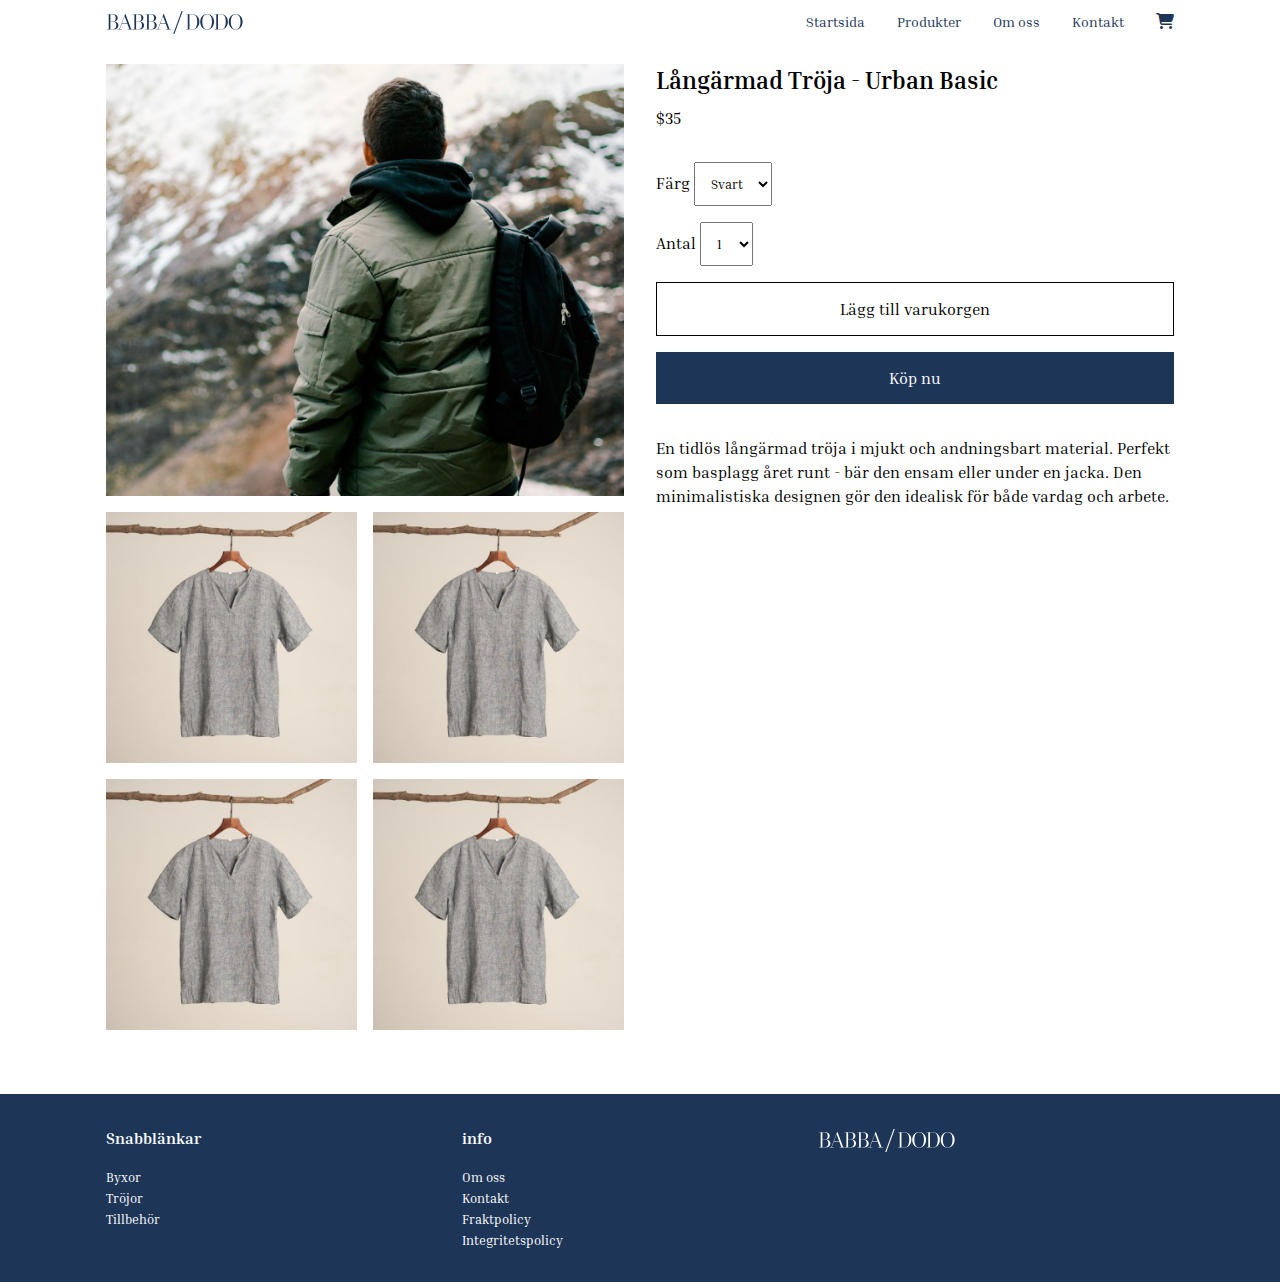
<file: product-3.html>
<!DOCTYPE html>
<html lang="sv">
<head>
    <meta charset="UTF-8">
    <meta name="viewport" content="width=device-width, initial-scale=1.0">
    <title>Babba & dodo</title>
    <link rel="stylesheet" href="css/style.css">
    <link rel="icon" type="image/png" sizes="16x16" href="assets/icons/favicon-16x16.png">
    <link rel="icon" type="image/png" sizes="32x32" href="assets/icons/favicon-32x32.png">
    <link rel="preconnect" href="https://fonts.googleapis.com">
    <link rel="preconnect" href="https://fonts.gstatic.com" crossorigin>
    <link href="https://fonts.googleapis.com/css2?family=Inria+Serif:ital,wght@0,300;0,400;0,700;1,300;1,400;1,700&display=swap" rel="stylesheet">
    <link rel="stylesheet" href="https://cdnjs.cloudflare.com/ajax/libs/font-awesome/6.5.0/css/all.min.css">
    <script src="js/main.js" defer></script>
</head>
<body>
    <header class="site-header">
        <div class="container">
            <a href="index.html">
                <img class="header-logo" src="assets/icons/logotype.svg" alt="Babba & dodo logotype">
            </a>

            <div class="nav-actions">
                <nav class="main-nav">
                    <ul>
                        <li>
                            <a href="index.html">Startsida</a>
                        </li>
                        <li>
                            <a href="products.html">Produkter</a>
                        </li>
                        <li>
                            <a href="about.html">Om oss</a>
                        </li>
                        <li>
                            <a href="contact.html">Kontakt</a>
                        </li>
                    </ul>
                </nav>

                <a href="cart.html" aria-label="Varukorg">
                    <i class="fa-solid fa-cart-shopping" ></i>
                </a>
                <button class="hamburger" aria-label="Öppna meny" aria-expanded="false">
                    <i class="fa-solid fa-bars"></i>
                </button>
            </div>
        </div>
    </header>
    <nav class="mobile-menu">
        <div class="meny-wrap">
            <p class="text-subhdg">Meny</p>
            <button class="close-menu" aria-label="Stäng meny">
                <i class="fa-solid fa-xmark"></i>
            </button>
            
        </div>
        
        <ul>
            <li><a href="index.html">Startsida</a></li>
            <li><a href="products.html">Produkter</a></li>
            <li><a href="about.html">Om oss</a></li>
            <li><a href="contact.html">Kontakt</a></li>
        </ul>
    </nav>
    <main>
        <section class="product-page">
            <div class="container">
                <div class="product-grid">
                    <div class="product-images">
                        <img src="assets/products/product-news-example.jpg" alt="asd">
                        <div class="thumbnails-grid">
                            <img src="assets/products/product-example.jpg" alt="asd">
                            <img src="assets/products/product-example.jpg" alt="asd">
                            <img src="assets/products/product-example.jpg" alt="asd">
                            <img src="assets/products/product-example.jpg" alt="asd">
                        </div>
                    </div>

                    <div class="product-info">
                        <h1 class="text-subhdg">Långärmad Tröja - Urban Basic</h1>
                        <p class="text-md price">$35</p>

                        <div class="form-row">
                            <label for="color">Färg</label>
                            <select name="color" id="color">
                                <option value="Svart">Svart</option>
                                <option value="Vit">Vit</option>
                            </select>
                        </div>
                        
                        <div class="form-row">
                            <label for="quantity">Antal</label>
                            <select name="quantity" id="quantity">
                                <option value="1">1</option>
                                <option value="2">2</option>
                            </select>
                        </div>
                        

                        <div class="btn-group">
                            <button class="btn btn-secondary btn-full">Lägg till varukorgen</button>
                            <button class="btn btn-primary btn-full">Köp nu</button>
                        </div>

                        <div class="description">
                            <p class="text-md">
                                En tidlös långärmad tröja i mjukt och andningsbart material. 
                                Perfekt som basplagg året runt - bär den ensam eller under en jacka. 
                                Den minimalistiska designen gör den idealisk för både vardag och arbete.
                            </p>
                        </div>
                    </div>
                </div>

                
            </div>
        </section>
    </main>
    <footer class="site-footer">
        <div class="container">
            <div class="footer-grid">
                <div class="footer-col">
                    <h3 class="text-md">Snabblänkar</h3>
                    <ul>
                        <li><a href="products.html">Byxor</a></li>
                        <li><a href="products.html">Tröjor</a></li>
                        <li><a href="products.html">Tillbehör</a></li>
                    </ul>
                </div>

                <div class="footer-col">
                    <h3 class="text-md">info</h3>
                    <ul>
                        <li><a href="about.html">Om oss</a></li>
                        <li><a href="contact.html">Kontakt</a></li>
                        <li><a href="policy.html">Fraktpolicy</a></li>
                        <li><a href="policy.html">Integritetspolicy</a></li>
                    </ul>
                </div>
                <div class="footer-col">
                    <img class="footer-logo" src="assets/icons/logotype-white.svg" alt="Babba & dodo logotype">
                </div>
            </div>
        </div>

    </footer>
    
</body>
</html>
</file>
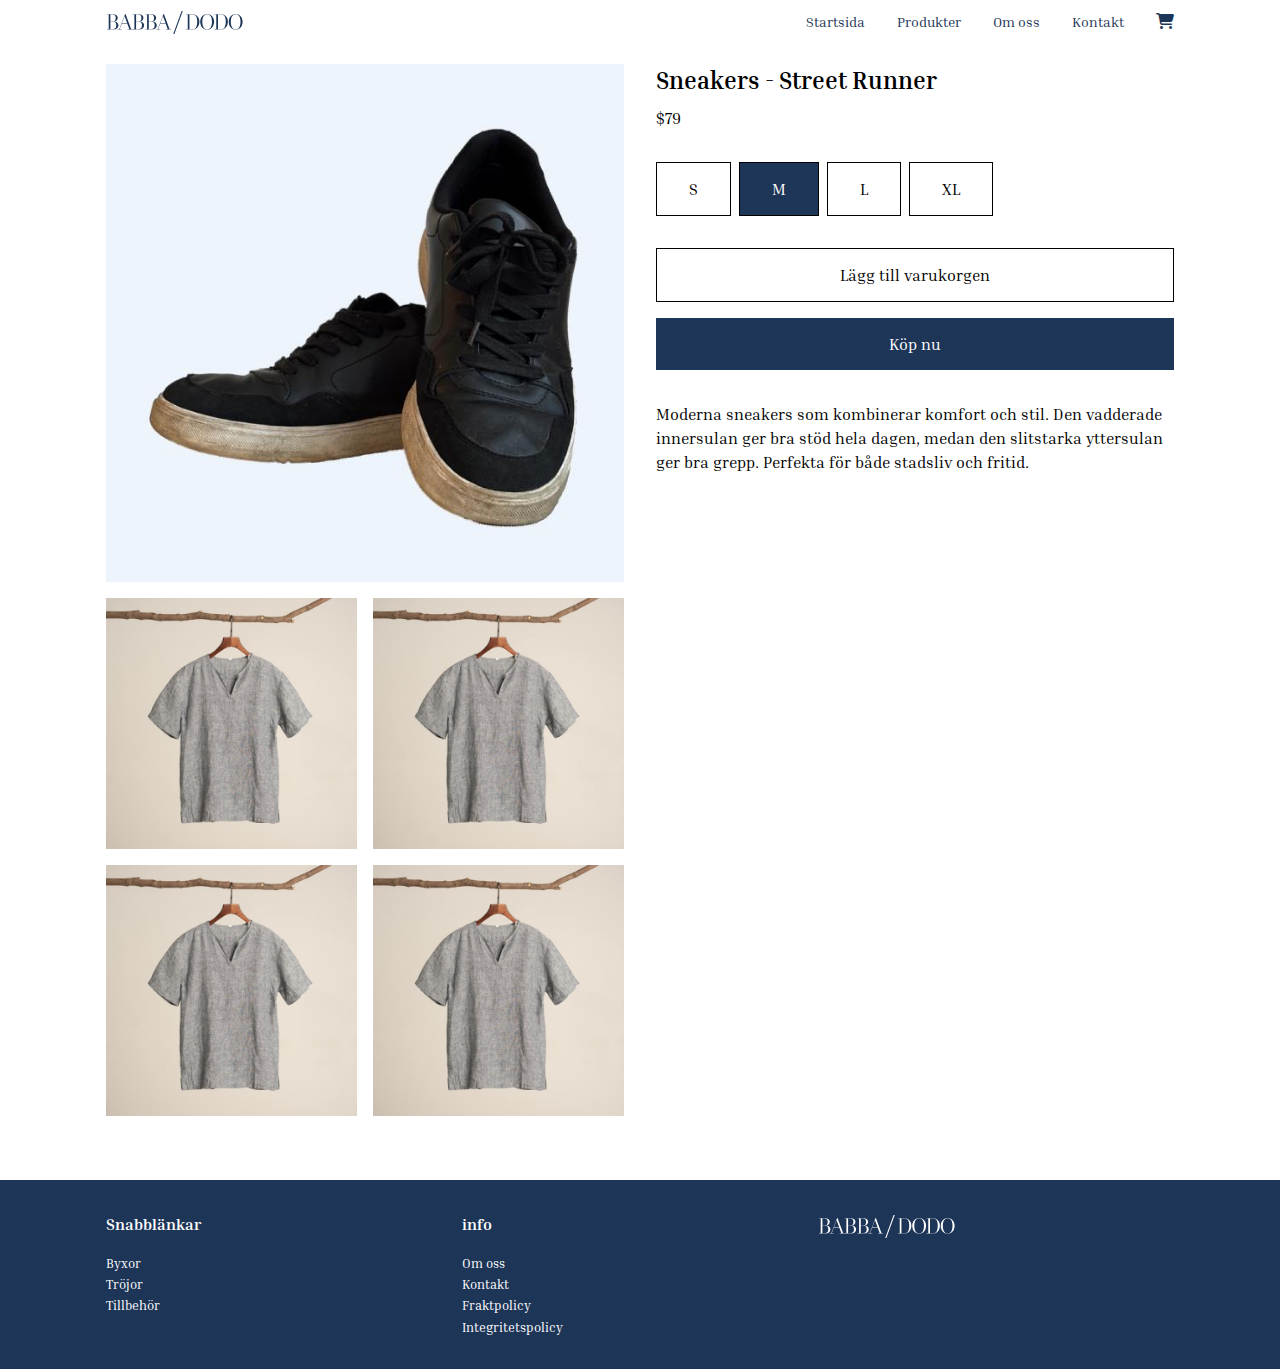
<file: product-4.html>
<!DOCTYPE html>
<html lang="sv">
<head>
    <meta charset="UTF-8">
    <meta name="viewport" content="width=device-width, initial-scale=1.0">
    <title>Babba & dodo</title>
    <link rel="stylesheet" href="css/style.css">
    <link rel="icon" type="image/png" sizes="16x16" href="assets/icons/favicon-16x16.png">
    <link rel="icon" type="image/png" sizes="32x32" href="assets/icons/favicon-32x32.png">
    <link rel="preconnect" href="https://fonts.googleapis.com">
    <link rel="preconnect" href="https://fonts.gstatic.com" crossorigin>
    <link href="https://fonts.googleapis.com/css2?family=Inria+Serif:ital,wght@0,300;0,400;0,700;1,300;1,400;1,700&display=swap" rel="stylesheet">
    <link rel="stylesheet" href="https://cdnjs.cloudflare.com/ajax/libs/font-awesome/6.5.0/css/all.min.css">
    <script src="js/main.js" defer></script>
</head>
<body>
    <header class="site-header">
        <div class="container">
            <a href="index.html">
                <img class="header-logo" src="assets/icons/logotype.svg" alt="Babba & dodo logotype">
            </a>

            <div class="nav-actions">
                <nav class="main-nav">
                    <ul>
                        <li>
                            <a href="index.html">Startsida</a>
                        </li>
                        <li>
                            <a href="products.html">Produkter</a>
                        </li>
                        <li>
                            <a href="about.html">Om oss</a>
                        </li>
                        <li>
                            <a href="contact.html">Kontakt</a>
                        </li>
                    </ul>
                </nav>

                <a href="cart.html" aria-label="Varukorg">
                    <i class="fa-solid fa-cart-shopping" ></i>
                </a>
                <button class="hamburger" aria-label="Öppna meny" aria-expanded="false">
                    <i class="fa-solid fa-bars"></i>
                </button>
            </div>
        </div>
    </header>
    <nav class="mobile-menu">
        <div class="meny-wrap">
            <p class="text-subhdg">Meny</p>
            <button class="close-menu" aria-label="Stäng meny">
                <i class="fa-solid fa-xmark"></i>
            </button>
            
        </div>
        
        <ul>
            <li><a href="index.html">Startsida</a></li>
            <li><a href="products.html">Produkter</a></li>
            <li><a href="about.html">Om oss</a></li>
            <li><a href="contact.html">Kontakt</a></li>
        </ul>
    </nav>
    <main>
        <section class="product-page">
            <div class="container">
                <div class="product-grid">
                    <div class="product-images">
                        <img src="assets/products/4/p04-thumbnail-01.jpg" alt="Svarta sneakers i läder och vit sula">
                        <div class="thumbnails-grid">
                            <img src="assets/products/product-example.jpg" alt="asd">
                            <img src="assets/products/product-example.jpg" alt="asd">
                            <img src="assets/products/product-example.jpg" alt="asd">
                            <img src="assets/products/product-example.jpg" alt="asd">
                        </div>
                    </div>

                    <div class="product-info">
                        <h1 class="text-subhdg">Sneakers - Street Runner</h1>
                        <p class="text-md price">$79</p>

                        <div class="radio-selector">
                            <label>
                                <input type="radio" name="size" value="S">
                                <span class="btn btn-secondary">S</span>
                            </label>
                            <label>
                                <input type="radio" name="size" value="M" checked>
                                <span class="btn btn-secondary">M</span>
                            </label>
                            <label>
                                <input type="radio" name="size" value="L">
                                <span class="btn btn-secondary">L</span>
                            </label>
                            <label>
                                <input type="radio" name="size" value="XL">
                                <span class="btn btn-secondary">XL</span>
                            </label>
                        </div>
                        

                        <div class="btn-group">
                            <button class="btn btn-secondary btn-full">Lägg till varukorgen</button>
                            <button class="btn btn-primary btn-full">Köp nu</button>
                        </div>

                        <div class="description">
                            <p class="text-md">
                                Moderna sneakers som kombinerar komfort och stil. Den vadderade innersulan ger bra stöd hela dagen, 
                                medan den slitstarka yttersulan ger bra grepp. Perfekta för både stadsliv och fritid.
                            </p>
                        </div>
                    </div>
                </div>

                
            </div>
        </section>
    </main>
    <footer class="site-footer">
        <div class="container">
            <div class="footer-grid">
                <div class="footer-col">
                    <h3 class="text-md">Snabblänkar</h3>
                    <ul>
                        <li><a href="products.html">Byxor</a></li>
                        <li><a href="products.html">Tröjor</a></li>
                        <li><a href="products.html">Tillbehör</a></li>
                    </ul>
                </div>

                <div class="footer-col">
                    <h3 class="text-md">info</h3>
                    <ul>
                        <li><a href="about.html">Om oss</a></li>
                        <li><a href="contact.html">Kontakt</a></li>
                        <li><a href="policy.html">Fraktpolicy</a></li>
                        <li><a href="policy.html">Integritetspolicy</a></li>
                    </ul>
                </div>
                <div class="footer-col">
                    <img class="footer-logo" src="assets/icons/logotype-white.svg" alt="Babba & dodo logotype">
                </div>
            </div>
        </div>

    </footer>
    
</body>
</html>
</file>
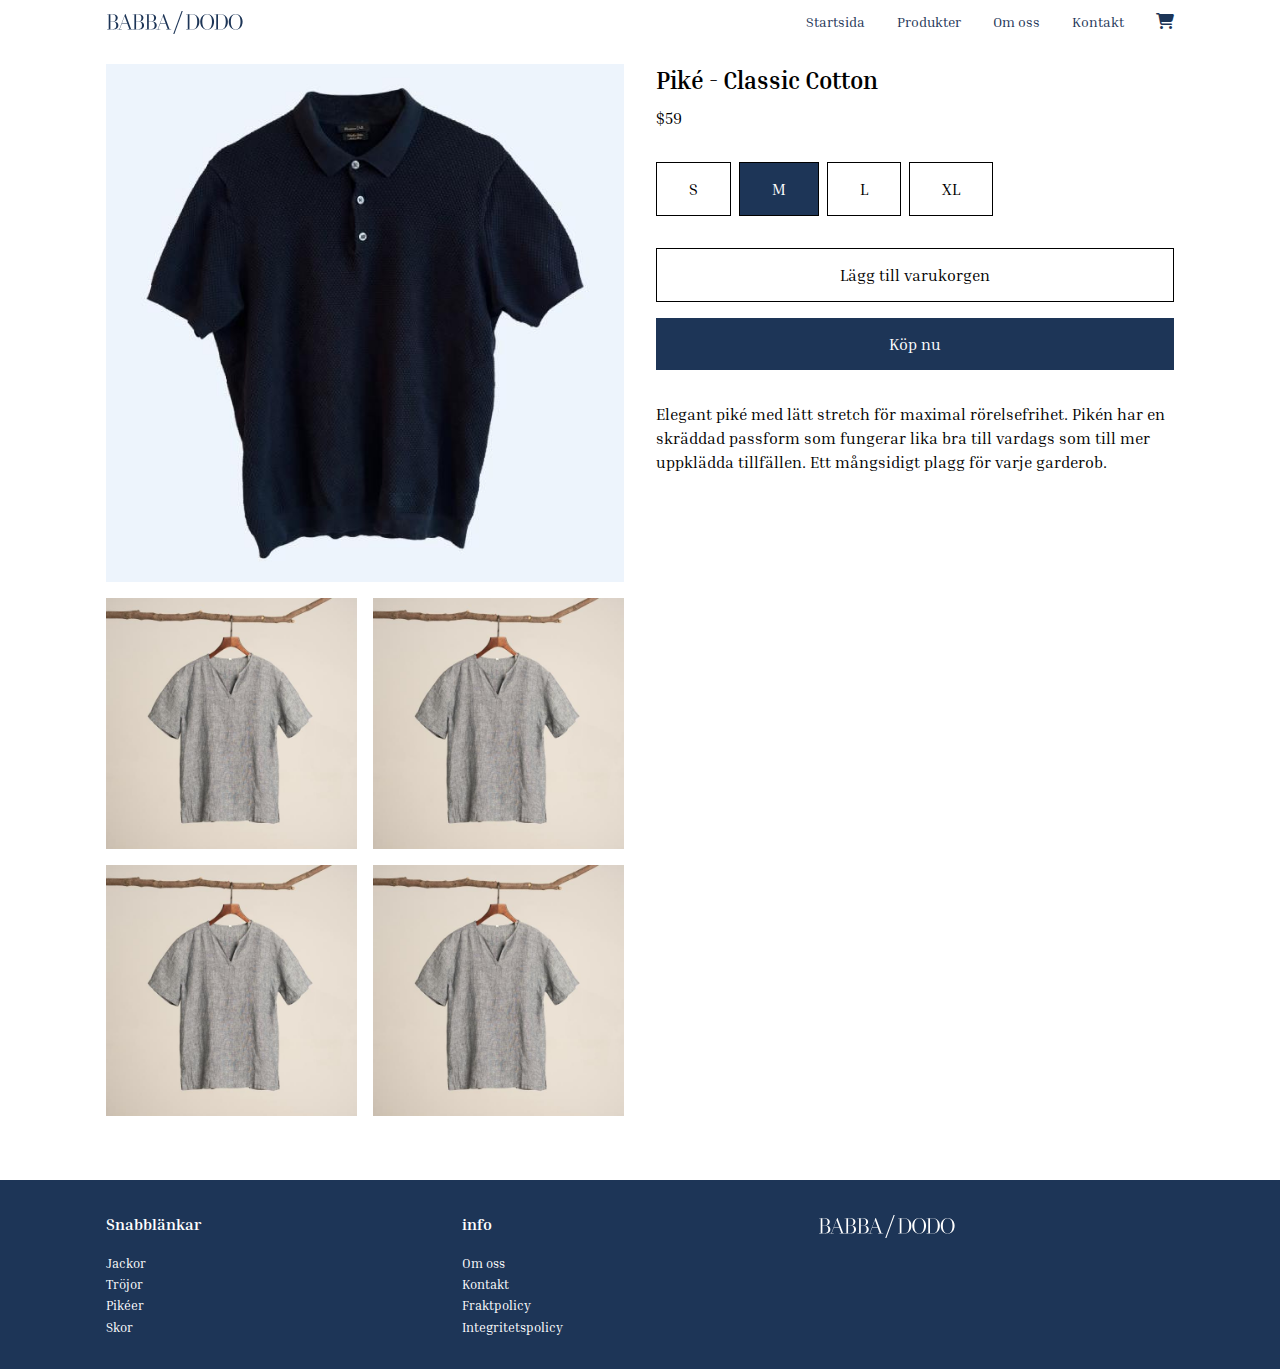
<file: product-5.html>
<!DOCTYPE html>
<html lang="sv">
<head>
    <meta charset="UTF-8">
    <meta name="viewport" content="width=device-width, initial-scale=1.0">
    <title>Babba & dodo</title>
    <link rel="stylesheet" href="css/style.css">
    <link rel="icon" type="image/png" sizes="16x16" href="assets/icons/favicon-16x16.png">
    <link rel="icon" type="image/png" sizes="32x32" href="assets/icons/favicon-32x32.png">
    <link rel="preconnect" href="https://fonts.googleapis.com">
    <link rel="preconnect" href="https://fonts.gstatic.com" crossorigin>
    <link href="https://fonts.googleapis.com/css2?family=Inria+Serif:ital,wght@0,300;0,400;0,700;1,300;1,400;1,700&display=swap" rel="stylesheet">
    <link rel="stylesheet" href="https://cdnjs.cloudflare.com/ajax/libs/font-awesome/6.5.0/css/all.min.css">
    <script src="js/main.js" defer></script>
</head>
<body>
    <header class="site-header">
        <div class="container">
            <a href="index.html">
                <img class="header-logo" src="assets/icons/logotype.svg" alt="Babba & dodo logotype">
            </a>

            <div class="nav-actions">
                <nav class="main-nav">
                    <ul>
                        <li>
                            <a href="index.html">Startsida</a>
                        </li>
                        <li>
                            <a href="products.html">Produkter</a>
                        </li>
                        <li>
                            <a href="about.html">Om oss</a>
                        </li>
                        <li>
                            <a href="contact.html">Kontakt</a>
                        </li>
                    </ul>
                </nav>

                <a href="cart.html" aria-label="Varukorg">
                    <i class="fa-solid fa-cart-shopping" ></i>
                </a>
                <button class="hamburger" aria-label="Öppna meny" aria-expanded="false">
                    <i class="fa-solid fa-bars"></i>
                </button>
            </div>
        </div>
    </header>
    <nav class="mobile-menu">
        <div class="meny-wrap">
            <p class="text-subhdg">Meny</p>
            <button class="close-menu" aria-label="Stäng meny">
                <i class="fa-solid fa-xmark"></i>
            </button>
            
        </div>
        
        <ul>
            <li><a href="index.html">Startsida</a></li>
            <li><a href="products.html">Produkter</a></li>
            <li><a href="about.html">Om oss</a></li>
            <li><a href="contact.html">Kontakt</a></li>
        </ul>
    </nav>
    <main>
        <section class="product-page">
            <div class="container">
                <div class="product-grid">
                    <div class="product-images">
                        <img src="assets/products/5/p5-thumbnail-01.jpg" alt="Mörkblå stickad piké">
                        <div class="thumbnails-grid">
                            <img src="assets/products/product-example.jpg" alt="asd">
                            <img src="assets/products/product-example.jpg" alt="asd">
                            <img src="assets/products/product-example.jpg" alt="asd">
                            <img src="assets/products/product-example.jpg" alt="asd">
                        </div>
                    </div>

                    <div class="product-info">
                        <h1 class="text-subhdg">Piké - Classic Cotton</h1>
                        <p class="text-md price">$59</p>

                        <div class="radio-selector">
                            <label>
                                <input type="radio" name="size" value="S">
                                <span class="btn btn-secondary">S</span>
                            </label>
                            <label>
                                <input type="radio" name="size" value="M" checked>
                                <span class="btn btn-secondary">M</span>
                            </label>
                            <label>
                                <input type="radio" name="size" value="L">
                                <span class="btn btn-secondary">L</span>
                            </label>
                            <label>
                                <input type="radio" name="size" value="XL">
                                <span class="btn btn-secondary">XL</span>
                            </label>
                        </div>
                        

                        <div class="btn-group">
                            <button class="btn btn-secondary btn-full">Lägg till varukorgen</button>
                            <button class="btn btn-primary btn-full">Köp nu</button>
                        </div>

                        <div class="description">
                            <p class="text-md">
                                Elegant piké med lätt stretch för maximal rörelsefrihet. 
                                Pikén har en skräddad passform som fungerar lika bra till vardags 
                                som till mer uppklädda tillfällen. Ett mångsidigt plagg för varje garderob.
                            </p>
                        </div>
                    </div>
                </div>

                
            </div>
        </section>
    </main>
    <footer class="site-footer">
        <div class="container">
            <div class="footer-grid">
                <div class="footer-col">
                    <h3 class="text-md">Snabblänkar</h3>
                    <ul>
                        <li><a href="products.html#short-cut-jackets">Jackor</a></li>
                        <li><a href="products.html#short-cut-longshirts">Tröjor</a></li>
                        <li><a href="products.html#short-cut-shirts">Pikéer</a></li>
                        <li><a href="products.html#short-cut-shoes">Skor</a></li>
                    </ul>
                </div>

                <div class="footer-col">
                    <h3 class="text-md">info</h3>
                    <ul>
                        <li><a href="about.html">Om oss</a></li>
                        <li><a href="contact.html">Kontakt</a></li>
                        <li><a href="policy.html">Fraktpolicy</a></li>
                        <li><a href="policy.html">Integritetspolicy</a></li>
                    </ul>
                </div>
                <div class="footer-col">
                    <img class="footer-logo" src="assets/icons/logotype-white.svg" alt="Babba & dodo logotype">
                </div>
            </div>
        </div>

    </footer>
    
</body>
</html>
</file>
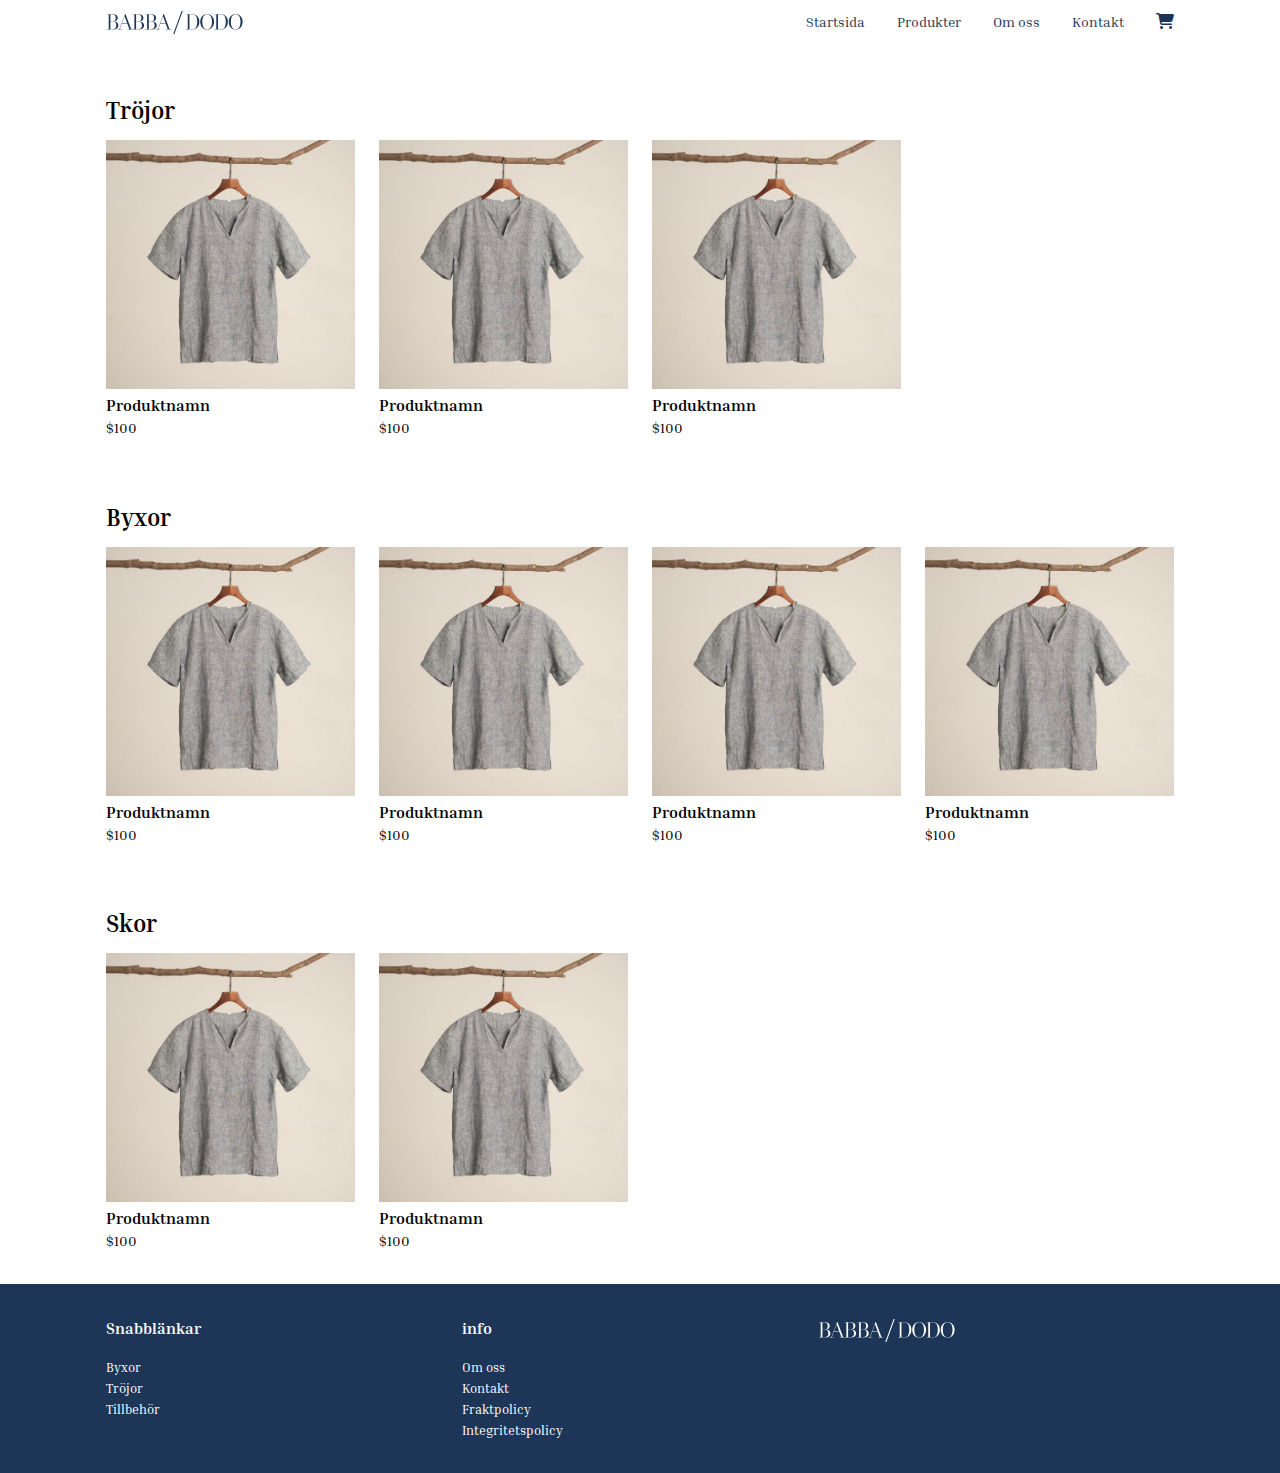
<file: products.html>
<!DOCTYPE html>
<html lang="sv">
<head>
    <meta charset="UTF-8">
    <meta name="viewport" content="width=device-width, initial-scale=1.0">
    <title>Babba & dodo</title>
    <link rel="stylesheet" href="css/style.css">
    <link rel="icon" type="image/png" sizes="16x16" href="assets/icons/favicon-16x16.png">
    <link rel="icon" type="image/png" sizes="32x32" href="assets/icons/favicon-32x32.png">
    <link rel="preconnect" href="https://fonts.googleapis.com">
    <link rel="preconnect" href="https://fonts.gstatic.com" crossorigin>
    <link href="https://fonts.googleapis.com/css2?family=Inria+Serif:ital,wght@0,300;0,400;0,700;1,300;1,400;1,700&display=swap" rel="stylesheet">
    <link rel="stylesheet" href="https://cdnjs.cloudflare.com/ajax/libs/font-awesome/6.5.0/css/all.min.css">
</head>
<body>
    <header class="site-header">
        <div class="container">
            <a href="index.html">
                <img class="header-logo" src="assets/icons/logotype.svg" alt="Babba & dodo logotype">
            </a>

            <div class="nav-actions">
                <nav class="main-nav">
                    <ul>
                        <li>
                            <a href="index.html">Startsida</a>
                        </li>
                        <li>
                            <a href="products.html">Produkter</a>
                        </li>
                        <li>
                            <a href="about.html">Om oss</a>
                        </li>
                        <li>
                            <a href="contact.html">Kontakt</a>
                        </li>
                    </ul>
                </nav>

                <a href="cart.html" aria-label="Varukorg">
                    <i class="fa-solid fa-cart-shopping" ></i>
                </a>
                <button class="hamburger" aria-label="Öppna meny" aria-expanded="false">
                    <i class="fa-solid fa-bars"></i>
                </button>
            </div>
        </div>
    </header>
    <main>
        <section class="category first-box">
            <div class="container">
                <h2 class="sub-hdg">Tröjor</h2>
                <div class="grid">
                    <div class="product-card">
                        <img src="assets/products/product-example.jpg" alt="test">
                        <h3 class="text-md">Produktnamn</h3>
                        <p class="text-sm">$100</p>
                    </div>
                    <div class="product-card">
                        <img src="assets/products/product-example.jpg" alt="test">
                        <h3 class="text-md">Produktnamn</h3>
                        <p class="text-sm">$100</p>
                    </div>
                    <div class="product-card">
                        <img src="assets/products/product-example.jpg" alt="test">
                        <h3 class="text-md">Produktnamn</h3>
                        <p class="text-sm">$100</p>
                    </div>
                </div>
            </div>
        </section>
        <section class="category">
            <div class="container">
                <h2 class="sub-hdg">Byxor</h2>
                <div class="grid">
                    <div class="product-card">
                        <img src="assets/products/product-example.jpg" alt="test">
                        <h3 class="text-md">Produktnamn</h3>
                        <p class="text-sm">$100</p>
                    </div>
                    <div class="product-card">
                        <img src="assets/products/product-example.jpg" alt="test">
                        <h3 class="text-md">Produktnamn</h3>
                        <p class="text-sm">$100</p>
                    </div>
                    <div class="product-card">
                        <img src="assets/products/product-example.jpg" alt="test">
                        <h3 class="text-md">Produktnamn</h3>
                        <p class="text-sm">$100</p>
                    </div>
                    <div class="product-card">
                        <img src="assets/products/product-example.jpg" alt="test">
                        <h3 class="text-md">Produktnamn</h3>
                        <p class="text-sm">$100</p>
                    </div>
                </div>
            </div>
        </section>
        <section class="category">
            <div class="container">
                <h2 class="sub-hdg">Skor</h2>
                <div class="grid">
                    <div class="product-card">
                        <img src="assets/products/product-example.jpg" alt="test">
                        <h3 class="text-md">Produktnamn</h3>
                        <p class="text-sm">$100</p>
                    </div>
                    <div class="product-card">
                        <img src="assets/products/product-example.jpg" alt="test">
                        <h3 class="text-md">Produktnamn</h3>
                        <p class="text-sm">$100</p>
                    </div>
                </div>
            </div>
        </section>
    </main>
    <footer class="site-footer">
        <div class="container">
            <div class="footer-grid">
                <div class="footer-col">
                    <h3 class="text-md">Snabblänkar</h3>
                    <ul>
                        <li><a href="products.html">Byxor</a></li>
                        <li><a href="products.html">Tröjor</a></li>
                        <li><a href="products.html">Tillbehör</a></li>
                    </ul>
                </div>

                <div class="footer-col">
                    <h3 class="text-md">info</h3>
                    <ul>
                        <li><a href="about.html">Om oss</a></li>
                        <li><a href="contact.html">Kontakt</a></li>
                        <li><a href="policy.html">Fraktpolicy</a></li>
                        <li><a href="policy.html">Integritetspolicy</a></li>
                    </ul>
                </div>
                <div class="footer-col">
                    <img class="footer-logo" src="assets/icons/logotype-white.svg" alt="Babba & dodo logotype">
                </div>
            </div>
        </div>

    </footer>
    
</body>
</html>
</file>
<file: css/style.css>
/* Variables */
:root {
    --main-bg: #fff;                /* main background */
    --secondary-bg: #EFEFEF;        /* Boxes, footer */
    --primary-text: #000000;        /* All text-content */
    --secondary-text: #1D3557;      /* Menu */

    --primary-btn: #1D3557; 
    --secondary-btn: #000000;
}

/* ------------------------ */



/* Global settings */
*{
    box-sizing: border-box;
    margin: 0;
    padding: 0;
}

body {
    background: var(--main-bg);
    font-size: 16px;
    font-family: "Inria Serif", serif;
}

img {
    max-width: 100%;
    height: auto;
    display: block;
}

a {
    text-decoration: none;
}

ul {
    list-style: none;
}

/* ------------------------ */

/* Sections / page settings*/

/* Header */
.site-header {
    background: var(--main-bg);
    color: var(--secondary-text);
    position: absolute;
    top: 0;
    left: 0;
    width: 100%;
    z-index: 1000;
}

.site-header .container {
    display: flex;
    justify-content: space-between;
    align-items: center;
    padding: 0 1rem;
}

.site-header .nav-actions {
    display: flex;
    align-items: center;
    gap: 1rem;
}

.site-header .header-logo {
    width: 160px;
    height: auto;
    padding: 0.5rem 0;
}

.site-header .main-nav ul{
    display: flex;
    height: 100%;
}

.site-header .main-nav ul li a{
    height: 100%;
    display: block;
    padding: 0.75rem 1rem;
    font-size: 0.9rem;
}

.site-header a {
    color: var(--secondary-text);
}
.site-header .main-nav a:hover {
    opacity: 0.8;
    background-color: var(--secondary-bg);
}

/* Mobile menu - settings */

.site-header .nav-actions .hamburger {
    display: none;
    border: none;
    background: none;
    font-size: 1.2rem;
    cursor: pointer;
    color: var(--primary-btn);
}

.mobile-menu .meny-wrap {
    display: flex;
    justify-content: space-between;
    align-items: center;
    margin-bottom: 2rem;
    padding-bottom: 1rem;
    border-bottom: 1px solid var(--primary-btn);
    color: var(--primary-btn);
}
.mobile-menu .meny-wrap button {
    border: none;
    background: none;
    color: var(--primary-btn);
}
.mobile-menu .meny-wrap i{
    font-size: 1.5rem;
}

.mobile-menu {
    position: fixed;
    top: 0;
    right: -100%;
    width: 85%;
    height: 100dvh;
    background-color: var(--main-bg);
    padding: 1rem 2rem;
    box-shadow: -20px 0 20px rgba(0,0,0,0.5);
    transition: right 0.3s ease;
    display: flex;
    flex-direction: column;
    z-index: 1001;
}
.mobile-menu.open {
    right: 0;
}

.mobile-menu ul {
    display: flex;
    flex-direction: column;
    gap: 1.5rem;
    color: var(--secondary-text);
}

.mobile-menu ul li a{
    color: var(--secondary-text);
    font-size: 1.2rem;
    padding: 0.5rem 0.5rem 0.5rem 0;
}

/* Footer */
.site-footer {
    background: var(--primary-btn);
    color: var(--main-bg);
}

.site-footer .footer-logo{
    width: 160px;
    height: auto;
}

.site-footer .footer-grid {
    display: grid;
    grid-template-columns: repeat(3, 1fr);
}

.site-footer h3{
    margin-bottom: 1rem;
}

.site-footer a {
    color: var(--main-bg);
    font-size: 0.8rem;
    line-height: 1.5;
}

.site-footer a:hover {
    color: var(--secondary-bg);
    text-decoration: underline;
}

/* -----------------Index---------------- */

/* Banner */
.banner {
    height: 100dvh;
    width: 100%;
    background-image: url(/assets/backgrounds/hero-desktop.webp), url(/assets/backgrounds/hero-desktop.jpg);
    background-size: cover;
    background-position: center;
}

.banner .container {
    display: flex;
    gap: 2rem;
    height: 100%;
    justify-content: center;
    align-items: center;
}

.banner h1 {
    color: var(--main-bg);
}

.banner a {
    border: none;
    background: var(--main-bg);
}

/* Best sellers */
.best-sellers h2 {
    margin-bottom: 1rem;
}

.best-sellers .grid a {
    color: var(--primary-text);
}

/* Site - intro */
.site-intro{
    background: var(--secondary-bg);
    border-top: 1px solid rgb(219, 217, 217);
    border-bottom: 1px solid rgb(219, 217, 217);
}
.site-intro .container{
    display: flex;
    flex-direction: column;
    justify-content: center;
    align-items: center;
    gap: 2rem;
}

.site-intro .container p{
    text-align: center;
}
/* News */

.news h2 {
    margin-bottom: 1rem;
}
.news h3 {
    margin-bottom: 1rem;
}
.news p {
    margin-bottom: 3rem;
}

.news .news-box {
    display: grid;
    grid-template-columns: 60% 40%;
}

.news .news-text {
    display: flex;
    flex-direction: column;
    padding: 0 2rem;
}

/* Video */
.video video {
    width: 100%;
    height: auto;
    display: block;
}

/* Reviews */

.reviews h2 {
    margin-bottom: 1rem;
}
.reviews h3 {
    margin-bottom: 2rem;
}
.reviews p {
    font-style: italic;
}

.reviews .review-card {
    background: var(--secondary-bg);
    padding: 1rem 1rem 4rem;
}

.reviews .grid {
    margin-bottom: 2rem;
}


.reviews .btn-wrapper {
    display: flex;
    justify-content: center;
}

/* ------------------Products----------------- */

.first-box{
    margin-top: 4rem;
}
.category h1{
    margin-bottom: 2rem;
}
.category h2 {
    margin-bottom: 1rem;
}

.category .grid a {
    color: var(--primary-text);
}
/* ----------------Product - page-----------*/
.product-page .product-grid {
    display: grid;
    grid-template-columns: 1fr 1fr;
    gap: 2rem;
    margin: 2rem 0;
}

.product-page .product-images {
    display: flex;
    flex-direction: column;
    gap: 1rem;
}
.product-page .product-images .thumbnails-grid {
    display: grid;
    grid-template-columns: repeat(2, 1fr);
    gap: 1rem;
}

.product-page .product-info h1 {margin-bottom: 0.5rem;}
.product-page .product-info .price {margin-bottom: 2rem;}

/* TESTA HÄR */

.product-page .radio-selector {
    display: flex;
    gap: 0.5rem;
    flex-wrap: wrap;
    margin-bottom: 2rem;
}
.product-page .radio-selector input{
    display: none;
}

.product-page .radio-selector input:checked + span {
    background: var(--primary-btn);
    color: var(--main-bg);
}



.product-page .product-info .btn-group {
    margin-bottom: 2rem;
    display: flex;
    flex-direction: column;
    gap: 1rem;
}
/* -----------------Cart--------------------- */

/* Heading */
.shopping-cart .container {
    margin-top: 4rem;
}
.shopping-cart h1 {
    margin-bottom: 1rem;
}
.shopping-cart h2 {
    margin-bottom: 0.5rem;
}

.shopping-cart .flex-headings {
    display: grid;
    grid-template-columns: 7fr 1fr 1fr;
    border-bottom: 1px solid var(--primary-text);
    margin-bottom: 1rem;
}

/* Cart-items*/
.shopping-cart .cart-items {
    display: grid;
    grid-template-columns: 7fr 1fr 1fr;
    margin-bottom: 1rem;
}

.shopping-cart .cart-items .product-box {
    display: flex;
}

.shopping-cart .cart-items .product-box img {
    max-width: 165px;
    height: auto;
    margin-right: 1rem;
}

.shopping-cart .amount-box select {
    padding: 0.25rem;
    cursor: pointer;
}

.shopping-cart .amount-box button {
    border: none;
    color: var(--secondary-bg);
    background-color: #E94E4E;
    padding: 0.3rem 0.4rem;
    cursor: pointer;
}
.shopping-cart .amount-box button:hover {
    opacity: 0.7;
}

/* Payment */

.shopping-cart .flex-payment {
    display: grid;
    grid-template-columns: 7fr 1fr 1fr;
    border-top: 1px solid var(--primary-text);
    padding: 1rem 0;
}

.shopping-cart .button-wrapper {
    display: flex;
    flex-direction: column;
    align-items: flex-end;
}
.shopping-cart .button-wrapper .btn {
    padding: 1rem 4rem;
}

/* --------- text-page / About / Policy ------------ */
.text-page {
    margin-top: 2rem;
    background: var(--secondary-bg);
}
.text-page h1 {
    margin-bottom: 2rem;
}
.text-page h2 {
    margin-bottom: 1rem;
}
.text-page p {
    margin-bottom: 2rem;
}
.text-page .p-label{
    margin-bottom: 1rem;
}
.text-page ul {
    list-style: disc;
    margin-left: 1rem;
    line-height: 1.5;
}
.text-page ul li{
    margin-bottom: 0.5rem;
}
.text-page .list-box {
    margin-bottom: 2rem;
}

/* --------- text-page / contact ------------ */
.text-page .contact-form .form-row {
    display: flex;
    flex-direction: column;
}

.text-page .contact-form .form-row label{
    margin-bottom: 0.5rem;
    font-weight: 600;
}
.text-page .contact-form .form-row input, select{
    margin-bottom: 1rem;
    padding: 0.75rem;
    font-family: inherit;
}
.text-page .contact-form .form-row textarea{
    margin-bottom: 3rem;
    padding: 0.75rem;
    font-family: inherit;
}

.text-page .contact-form .btn-group {
    display: flex;
    flex-direction: row;
    gap: 1rem;
}

/* ------------------------ */

/* ==================== utility classes ================= */

/* text settings */
.text-hdg {font-size: 2.2rem; line-height: 1.3;}
.text-subhdg {font-size: 1.5rem; line-height: 1.4;}
.text-md {font-size: 1rem; line-height: 1.5;}
.text-sm {font-size: 0.9rem; line-height: 1.5;}

/* containers */
.container {
    max-width: 1100px;
    margin: 0 auto;
    padding: 2rem 1rem;
}

.container-txt {
    max-width: 600px;
    margin: 0 auto;
    padding: 4rem 1rem;
}

/* Buttons */
.btn {
    display: inline-block;
    text-align: center;
    padding: 1rem 2rem;
    cursor: pointer;
    border: none; 
    transition: opacity 0.2s ease;
    font-family: inherit;
    font-size: inherit;
}

.btn:hover {
    opacity: 0.75;
}

.btn-primary {
    background: var(--primary-btn);
    color: var(--main-bg);
}

.btn-secondary {
    background: none;
    border: 1px solid var(--secondary-btn);
    color: var(--secondary-btn);
}

.btn-full {
    display: block;
    width: 100%;
}

/* grid */

.grid {
    display: grid;
    grid-template-columns: repeat(4, 1fr);
    gap: 1.5rem;
}

/* Product card */

.product-card {
    cursor: pointer;
}
.product-card:hover {
    opacity: 0.75;
}

.product-card img {
    margin-bottom: 0.25rem;
}



/* ------------------------ */



/* Media queries */

@media (max-width: 880px){
    .grid {
        grid-template-columns: 1fr 1fr;
    }
    .news .news-box {
    grid-template-columns: 1fr 1fr;
    }
    .banner .container {
        flex-direction: column;
    }
    .banner .container h1{
        text-align: center;
    }

    .shopping-cart .flex-headings{
        grid-template-columns: 6fr 2fr 1fr;
    }
    .shopping-cart .cart-items{
        grid-template-columns: 6fr 2fr 1fr;
    }
    .shopping-cart .flex-payment {
        grid-template-columns: 6fr 2fr 1fr;
    }

    .product-page .product-grid{
        grid-template-columns: 1fr 1fr;
    }

    

}

@media (max-width: 727px){
    .banner {
        background-image: url(/assets/backgrounds/hero-mobile.webp), url(/assets/backgrounds/hero-mobile.jpg);
    }
    .site-header .nav-actions .hamburger{
        display: flex;
        align-items: center;
        justify-content: center;
    }
    .site-header .nav-actions .main-nav{
        display: none;
    }

    .news .news-box {
    grid-template-columns: 1fr;
    }
    .news .news-text {
        padding: 1rem 0;
    }
    .reviews .grid {
        grid-template-columns: 1fr;
    }

    .shopping-cart .cart-items .product-box img{
        max-width: 85px;
        height: auto;
    }

    .product-page .product-grid{
        grid-template-columns: 1fr;
    }
}

/* ------------------------ */
</file>
